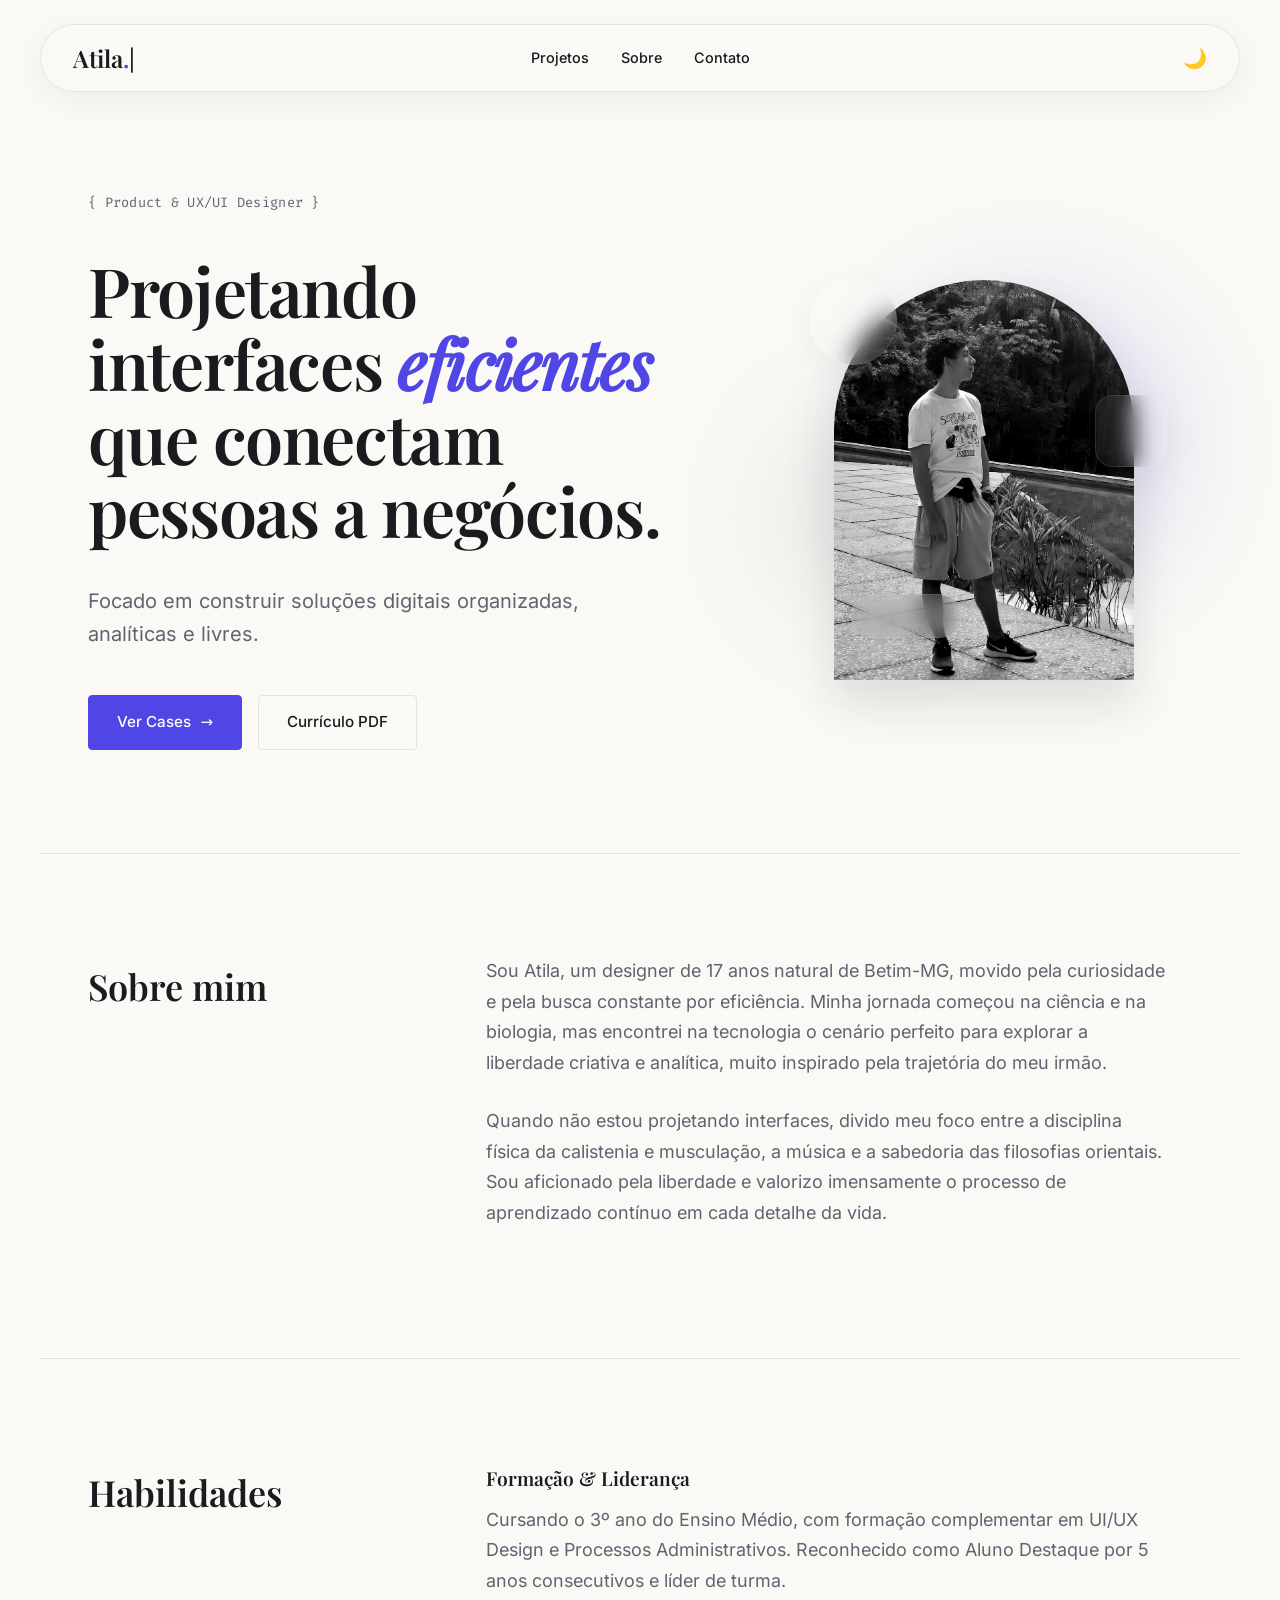
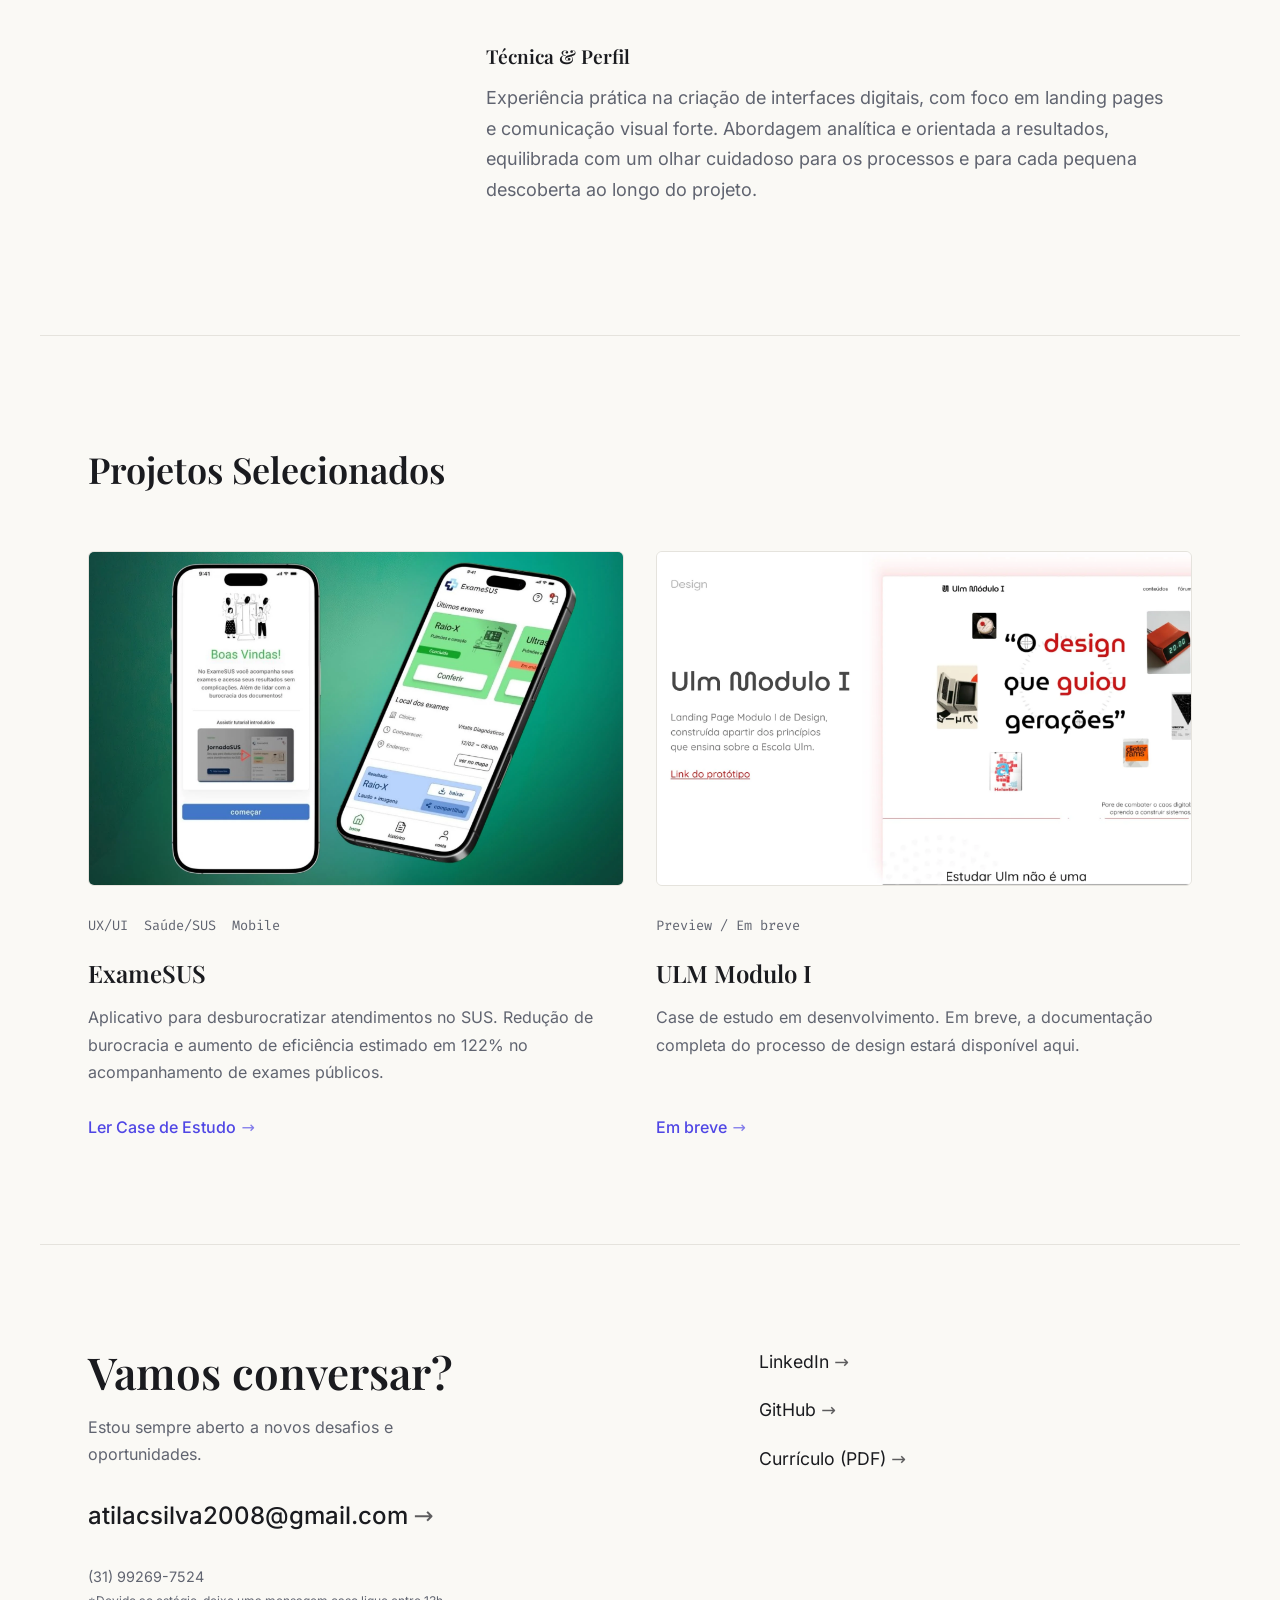
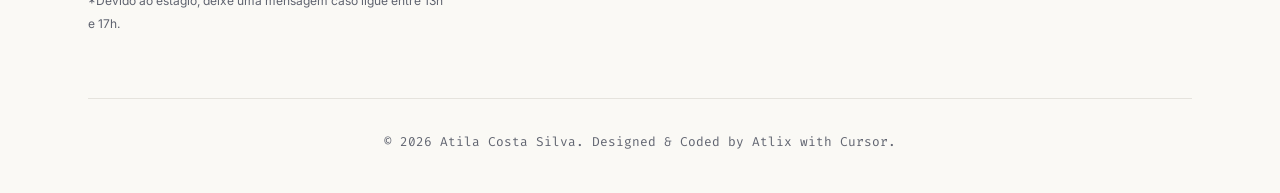
<file: index.html>
<!DOCTYPE html>
<html lang="pt-BR">
<head>
    <meta charset="UTF-8">
    <meta name="viewport" content="width=device-width, initial-scale=1.0">

    <!-- Favicon -->
    <link rel="icon" type="image/svg+xml" href="assets/favicon.svg">
    <link rel="apple-touch-icon" href="assets/favicon.svg">

    <!-- Open Graph / Redes Sociais -->
    <meta property="og:type" content="website">
    <meta property="og:url" content="https://atlix.me">
    <meta property="og:title" content="Atlix | Atila Silva — Product & UX/UI Designer">
    <meta property="og:description" content="Portfólio de Atila Silva (Atlix), Product e UX/UI Designer focado em criar interfaces eficientes que conectam pessoas a negócios.">
    <meta property="og:image" content="https://atlix.me/images/og-image.webp">

    <!-- Twitter -->
    <meta name="twitter:card" content="summary_large_image">
    <meta name="twitter:title" content="Atlix | Atila Silva — Product & UX/UI Designer">
    <meta name="twitter:description" content="Portfólio de Atila Silva (Atlix), Product e UX/UI Designer focado em criar interfaces eficientes que conectam pessoas a negócios.">
    <meta name="twitter:image" content="https://atlix.me/images/og-image.webp">

    <title>Atlix | Atila Silva — Product & UX/UI Designer</title>
    <meta name="description" content="Portfólio de Atila Silva (Atlix), Product e UX/UI Designer focado em criar interfaces eficientes que conectam pessoas a negócios.">
    <meta name="keywords" content="Atlix, Atila Costa, Atila Silva, Product Designer, UX/UI Designer, Portfólio de Design">
    <link rel="canonical" href="https://atlix.me">
    <link rel="preload" as="image" href="/images/me.webp" type="image/webp">
    <link rel="preload" href="assets/fonts/playfair-display-600.woff2" as="font" type="font/woff2" crossorigin>
    <link rel="preload" href="assets/fonts/inter-400.woff2" as="font" type="font/woff2" crossorigin>
    <link rel="stylesheet" href="style.css">
</head>
<body>
    <header class="site-header">
        <div class="container header-container">
            <a href="index.html" class="logo" aria-label="Atlix - Portfólio de Atila Silva, Product Designer"><span class="logo-typewriter">Atlix<span class="logo-accent">.</span></span></a>

            <button type="button" id="menu-toggle" class="menu-toggle" aria-label="Abrir menu de navegação" aria-expanded="false" aria-controls="main-nav">
                <span class="menu-toggle-bar" aria-hidden="true"></span>
                <span class="menu-toggle-bar" aria-hidden="true"></span>
                <span class="menu-toggle-bar" aria-hidden="true"></span>
            </button>

            <nav id="main-nav" class="nav-links" aria-label="Navegação principal">
                <a href="#projetos">Projetos</a>
                <a href="#sobre">Sobre</a>
                <a href="#contato">Contato</a>
            </nav>

            <button type="button" id="theme-toggle" aria-label="Alternar entre tema claro e escuro">
                <span class="icon-moon" aria-hidden="true">🌙</span>
                <span class="icon-sun" aria-hidden="true">☀️</span>
            </button>
        </div>
    </header>

    <main>
        <section id="hero" class="hero-section container" aria-label="Atlix — Portfólio de Atila Silva, Product & UX/UI Designer">
            <div class="hero-grid">
                <div class="hero-content">
                    <p class="intro-tag slide-up slide-up-1">{ Product & UX/UI Designer }</p>
                    <h1 class="headline slide-up slide-up-2" fetchpriority="high">Projetando interfaces <span class="text-accent">eficientes</span> que conectam pessoas a negócios.</h1>
                    <p class="subheadline slide-up slide-up-3">Focado em construir soluções digitais organizadas, analíticas e livres.</p>
                    <div class="cta-group slide-up slide-up-4">
                        <a href="#projetos" class="btn btn-primary">Ver Cases <span class="btn-arrow" aria-hidden="true">→</span></a>
                        <a href="./assets/atila-curriculo.pdf" class="btn btn-secondary link-arrow" target="_blank" rel="noopener noreferrer">Currículo PDF</a>
                    </div>
                </div>
                <div class="hero-visual">
                    <div class="abstract-shape shape-1"></div>
                    <div class="abstract-shape shape-2"></div>
                    <div class="glass-shape glass-1 parallax-element" data-speed="0.05"></div>
                    <div class="glass-shape glass-2 parallax-element" data-speed="-0.03"></div>
                    <div class="glass-shape glass-3 parallax-element" data-speed="0.08"></div>
                    <div class="hero-image-wrapper parallax-element" data-speed="0.04">
                      <img src="/images/me.webp" alt="Atila Silva (Atlix), Product & UX/UI Designer" class="profile-img" fetchpriority="high" decoding="sync" width="300" height="400">
                    </div>
                </div>
            </div>
        </section>

        <section id="sobre" class="about-section container">
            <div class="section-grid">
                <div class="section-header">
                    <h2>Sobre mim</h2>
                </div>
                <div class="section-content">
                    <p>Sou Atila, um designer de 17 anos natural de Betim-MG, movido pela curiosidade e pela busca constante por eficiência. Minha jornada começou na ciência e na biologia, mas encontrei na tecnologia o cenário perfeito para explorar a liberdade criativa e analítica, muito inspirado pela trajetória do meu irmão.</p>
                    <p>Quando não estou projetando interfaces, divido meu foco entre a disciplina física da calistenia e musculação, a música e a sabedoria das filosofias orientais. Sou aficionado pela liberdade e valorizo imensamente o processo de aprendizado contínuo em cada detalhe da vida.</p>
                </div>
            </div>
        </section>

        <section id="habilidades" class="skills-section container">
            <div class="section-grid">
                <div class="section-header">
                    <h2>Habilidades</h2>
                </div>
                <div class="section-content">
                    <div class="skill-block">
                        <h3>Formação & Liderança</h3>
                        <p>Cursando o 3º ano do Ensino Médio, com formação complementar em UI/UX Design e Processos Administrativos. Reconhecido como Aluno Destaque por 5 anos consecutivos e líder de turma.</p>
                    </div>
                    <div class="skill-block">
                        <h3>Técnica & Perfil</h3>
                        <p>Experiência prática na criação de interfaces digitais, com foco em landing pages e comunicação visual forte. Abordagem analítica e orientada a resultados, equilibrada com um olhar cuidadoso para os processos e para cada pequena descoberta ao longo do projeto.</p>
                    </div>
                </div>
            </div>
        </section>

        <section id="projetos" class="projects-section container">
            <h2>Projetos Selecionados</h2>
            <div class="projects-grid">
                <article class="project-card">
                    <a href="examesus.html" class="project-card-link" aria-label="Ver case de estudo ExameSUS">
                        <div class="project-thumbnail">
                            <img src="assets/examesus/cover.webp" alt="Capa do Projeto ExameSUS" class="project-cover-img" loading="lazy">
                        </div>
                    </a>
                    <div class="project-meta">
                        <span class="tag">UX/UI</span>
                        <span class="tag">Saúde/SUS</span>
                        <span class="tag">Mobile</span>
                    </div>
                    <h3 class="project-title">ExameSUS</h3>
                    <p class="project-desc">Aplicativo para desburocratizar atendimentos no SUS. Redução de burocracia e aumento de eficiência estimado em 122% no acompanhamento de exames públicos.</p>
                    <a href="examesus.html" class="case-link link-arrow">Ler Case de Estudo</a>
                </article>

                <article class="project-card">
                    <a href="#" class="project-card-link" aria-label="Projeto Domestika — em breve">
                        <div class="project-thumbnail">
                            <img src="assets/domestika/cover.webp" alt="Capa do Projeto ULM Modulo I — em breve" class="project-cover-img" loading="lazy">
                        </div>
                    </a>
                    <div class="project-meta">
                        <span class="tag">Preview / Em breve</span>
                    </div>
                    <h3 class="project-title">ULM Modulo I</h3>
                    <p class="project-desc">Case de estudo em desenvolvimento. Em breve, a documentação completa do processo de design estará disponível aqui.</p>
                    <a href="#" class="case-link link-arrow">Em breve</a>
                </article>
            </div>
        </section>
    </main>

    <footer id="contato" class="site-footer container">
        <div class="footer-grid">
            <div class="footer-info">
                <h2>Vamos conversar?</h2>
                <p>Estou sempre aberto a novos desafios e oportunidades.</p>
                <a href="mailto:atilacsilva2008@gmail.com" class="contact-link link-arrow">atilacsilva2008@gmail.com</a>
                <p class="phone-note">(31) 99269-7524 <br><small>*Devido ao estágio, deixe uma mensagem caso ligue entre 13h e 17h.</small></p>
            </div>
            <div class="footer-social">
                <ul>
                    <li><a href="https://www.linkedin.com/in/atila-s-871a9b340/" class="link-arrow" target="_blank" rel="noopener noreferrer">LinkedIn</a></li>
                    <li><a href="https://github.com/AtilaCSilva" class="link-arrow" target="_blank" rel="noopener noreferrer">GitHub</a></li>
                    <li><a href="./assets/atila-curriculo.pdf" class="link-arrow" target="_blank" rel="noopener noreferrer">Currículo (PDF)</a></li>
                </ul>
            </div>
        </div>
        <div class="footer-bottom">
            <p>&copy; 2026 Atila Costa Silva. Designed & Coded by Atlix with Cursor.</p>
        </div>
    </footer>

    <script src="script.js"></script>
</body>
</html>
</file>
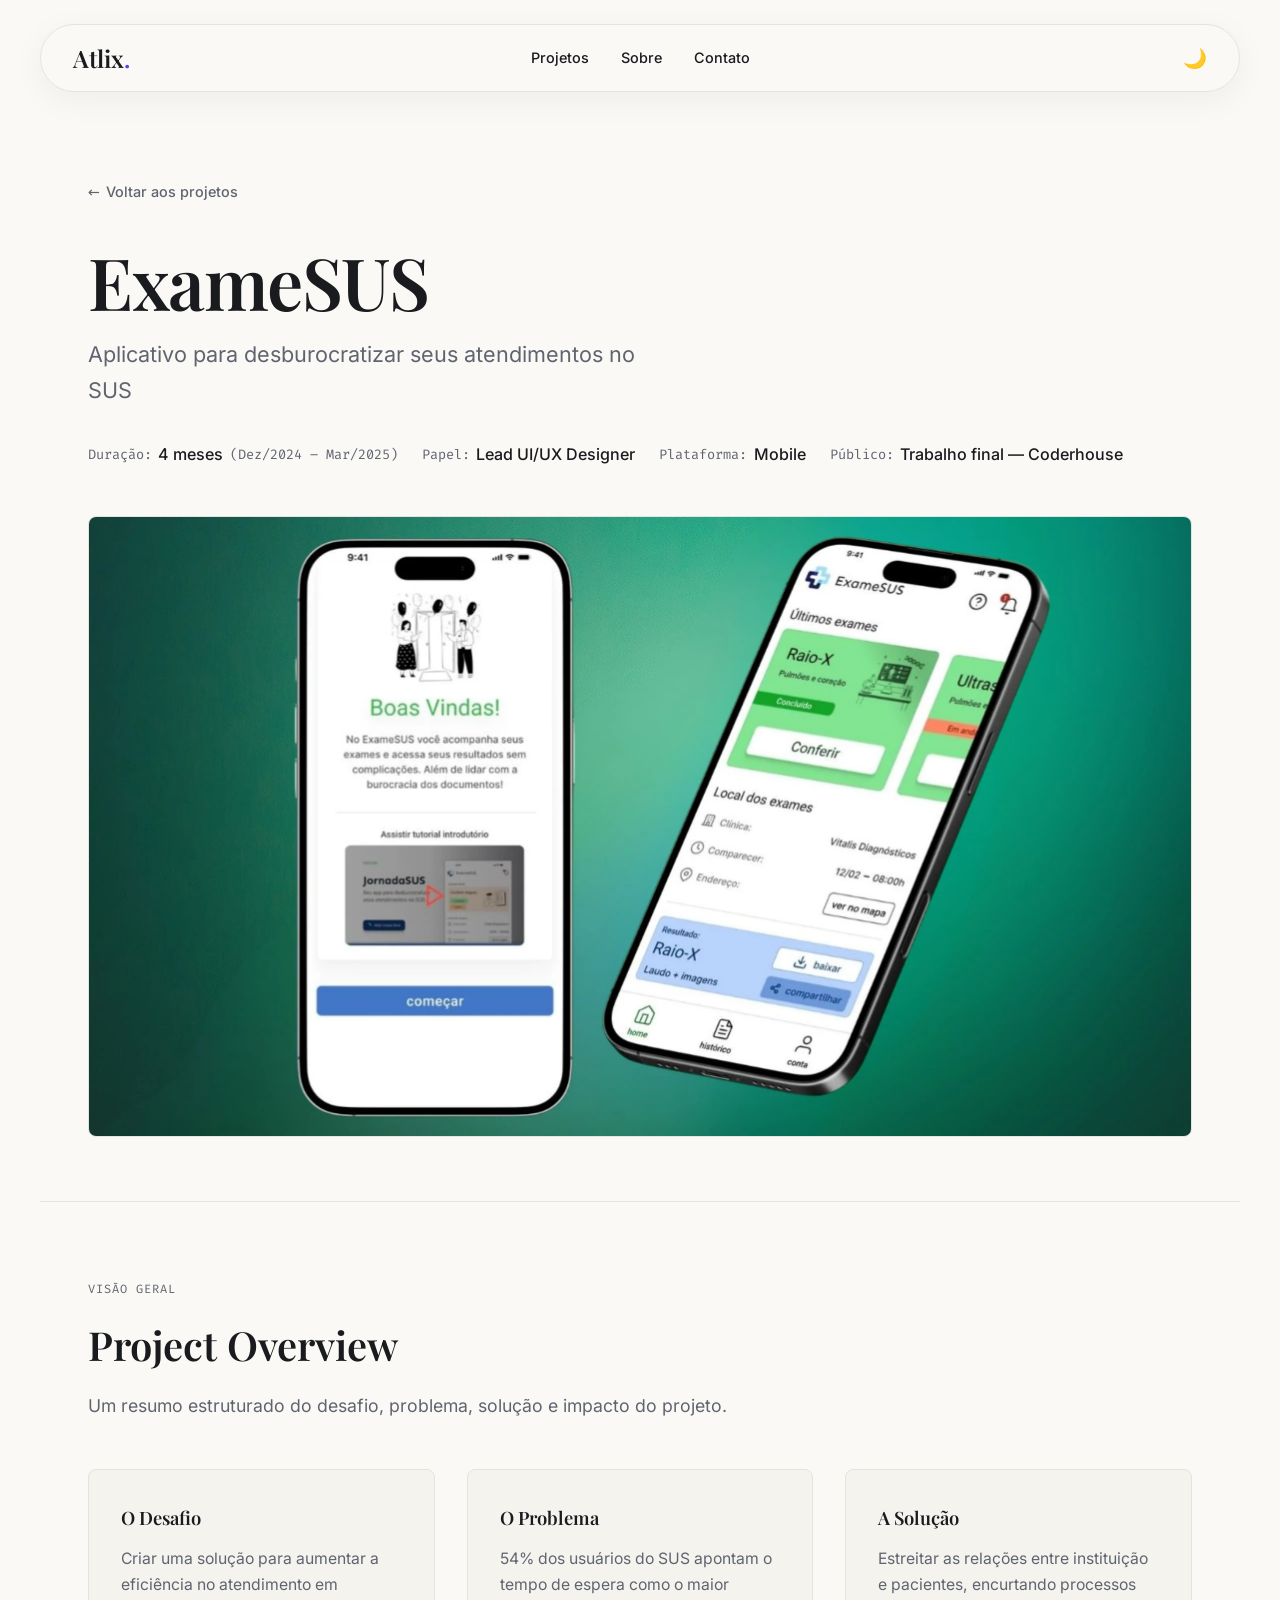
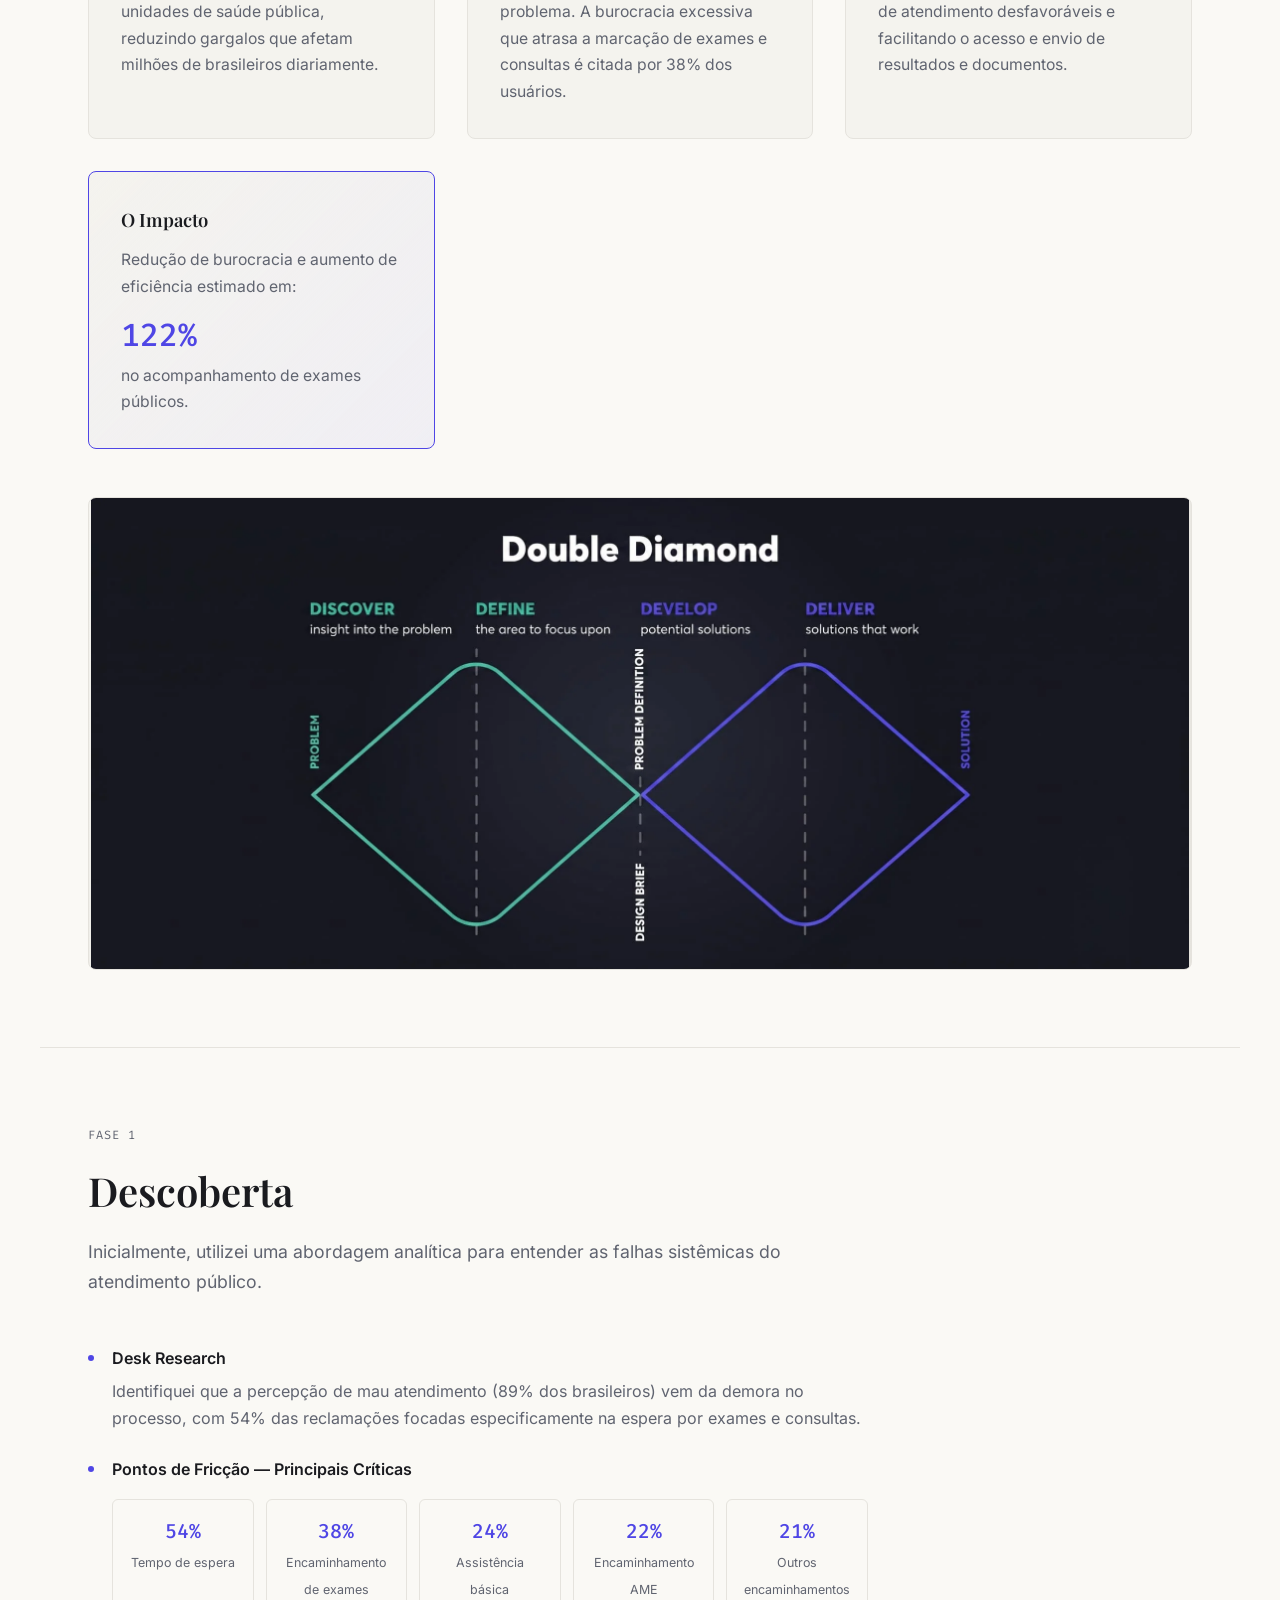
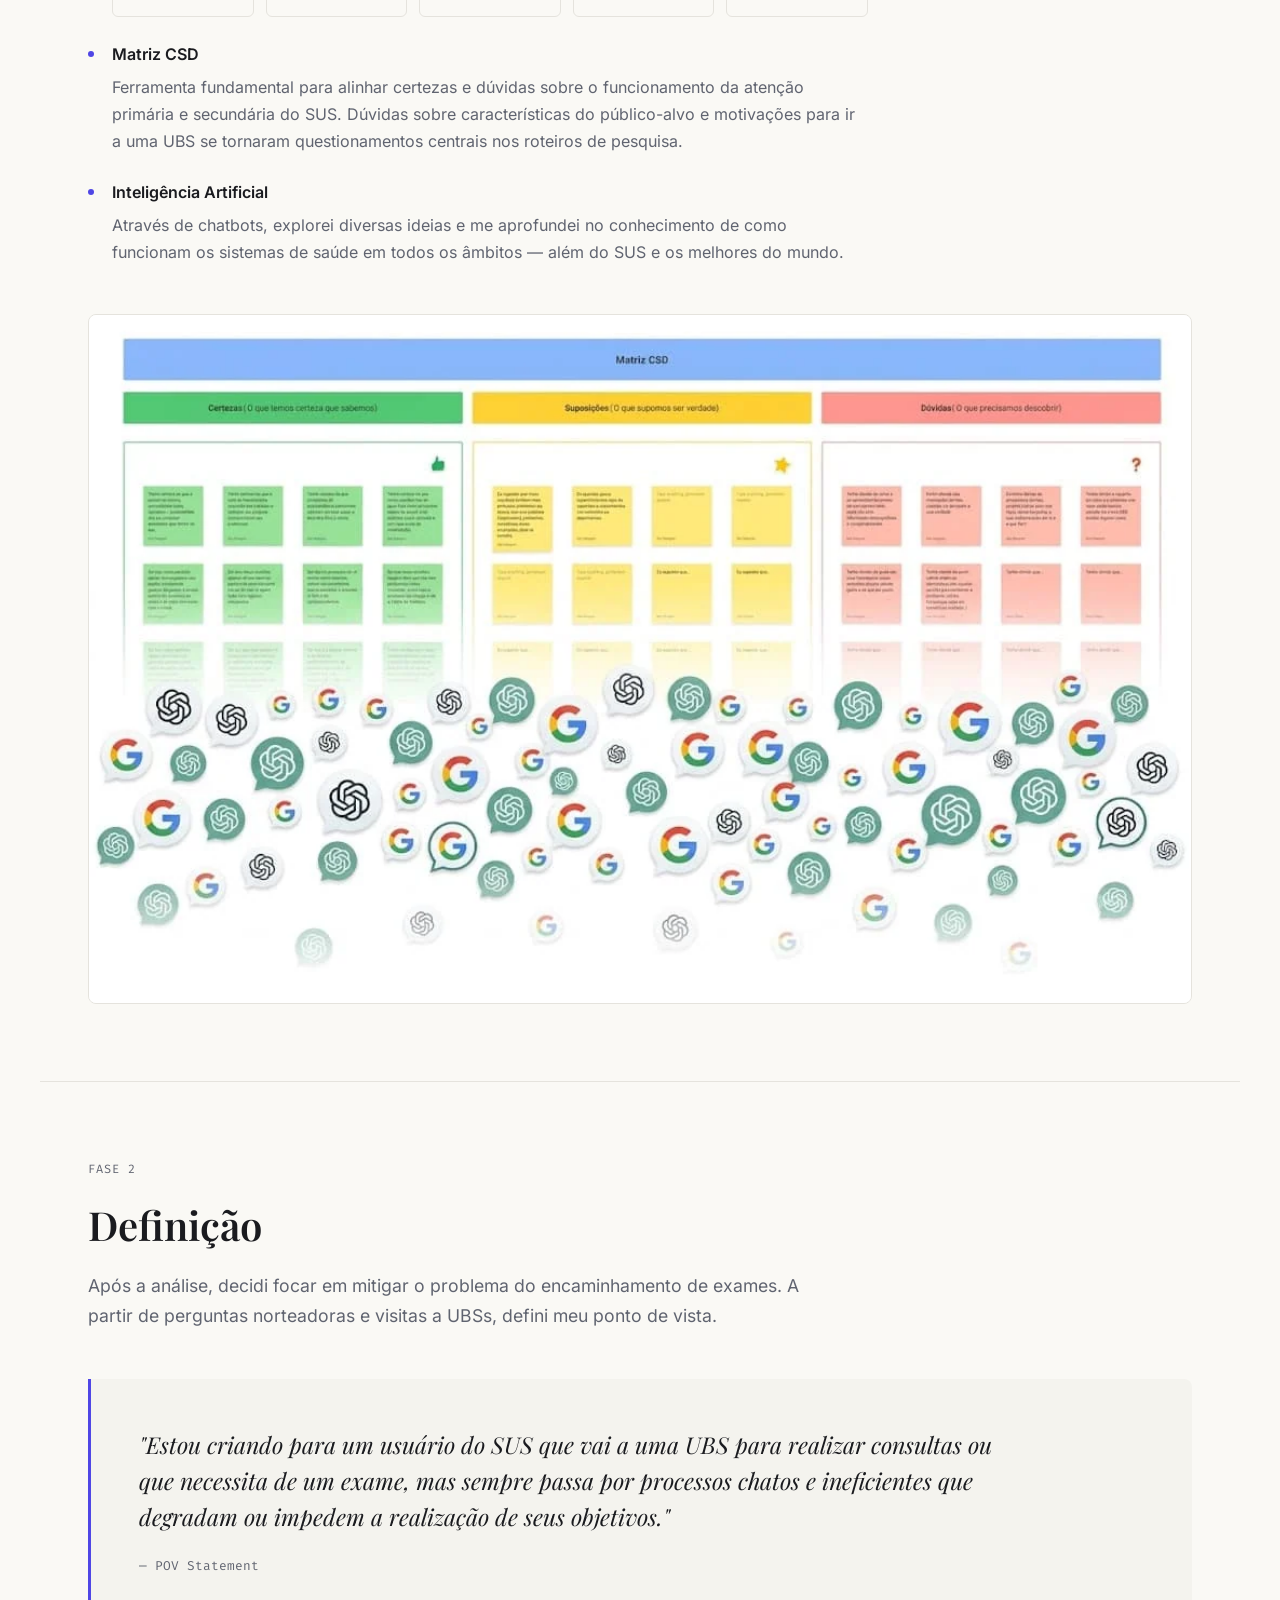
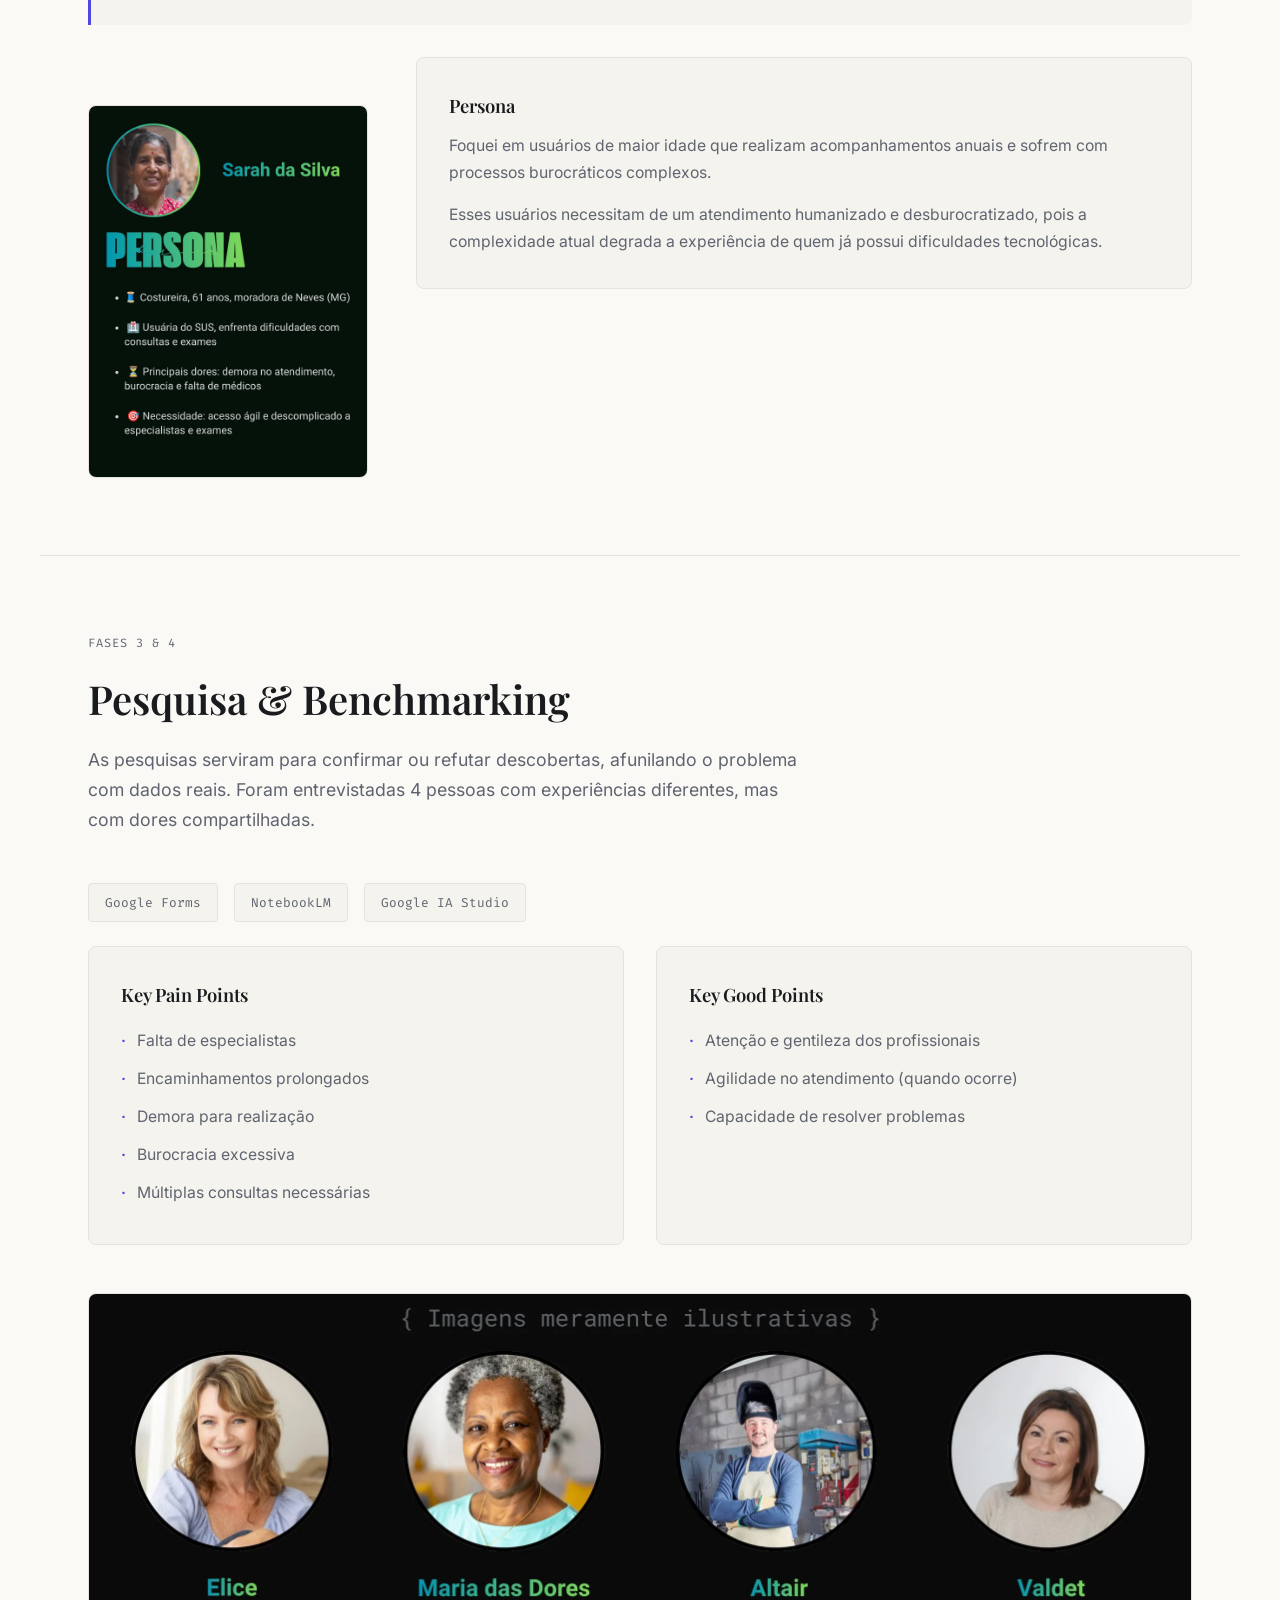
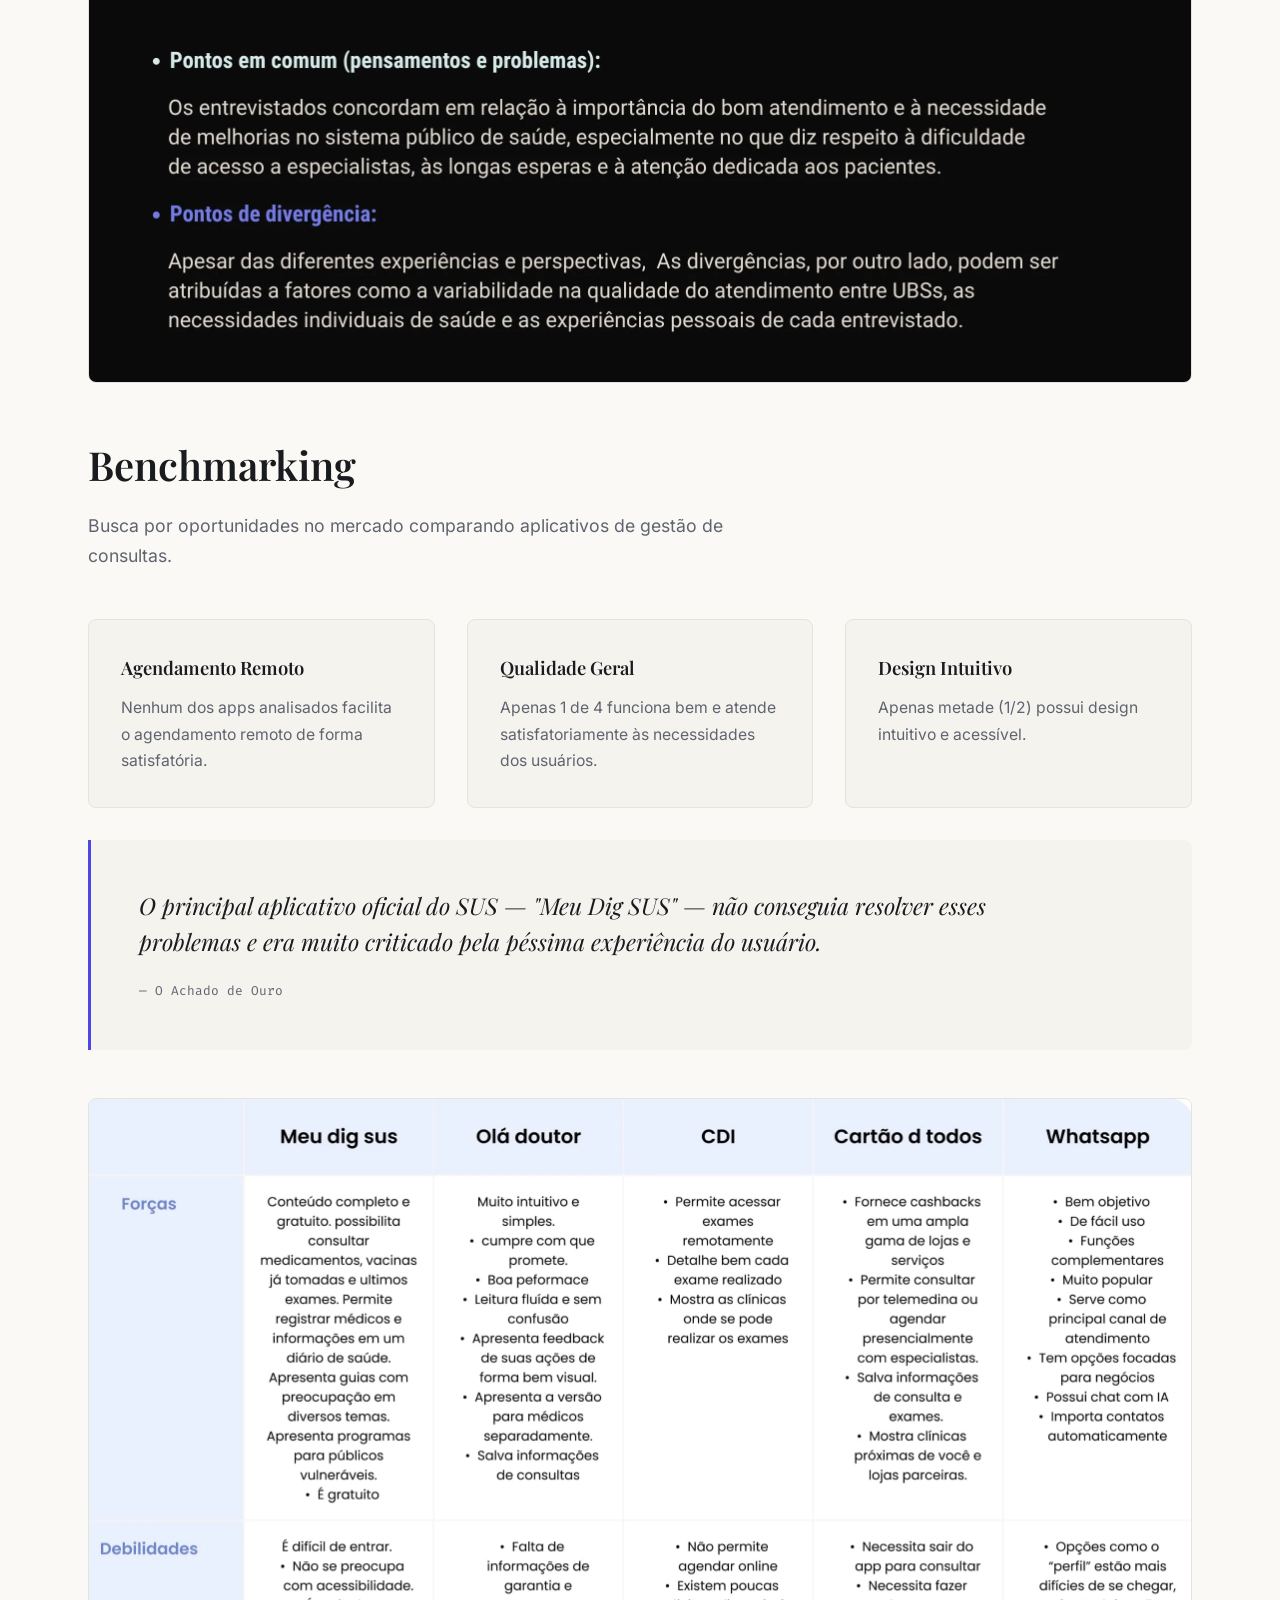
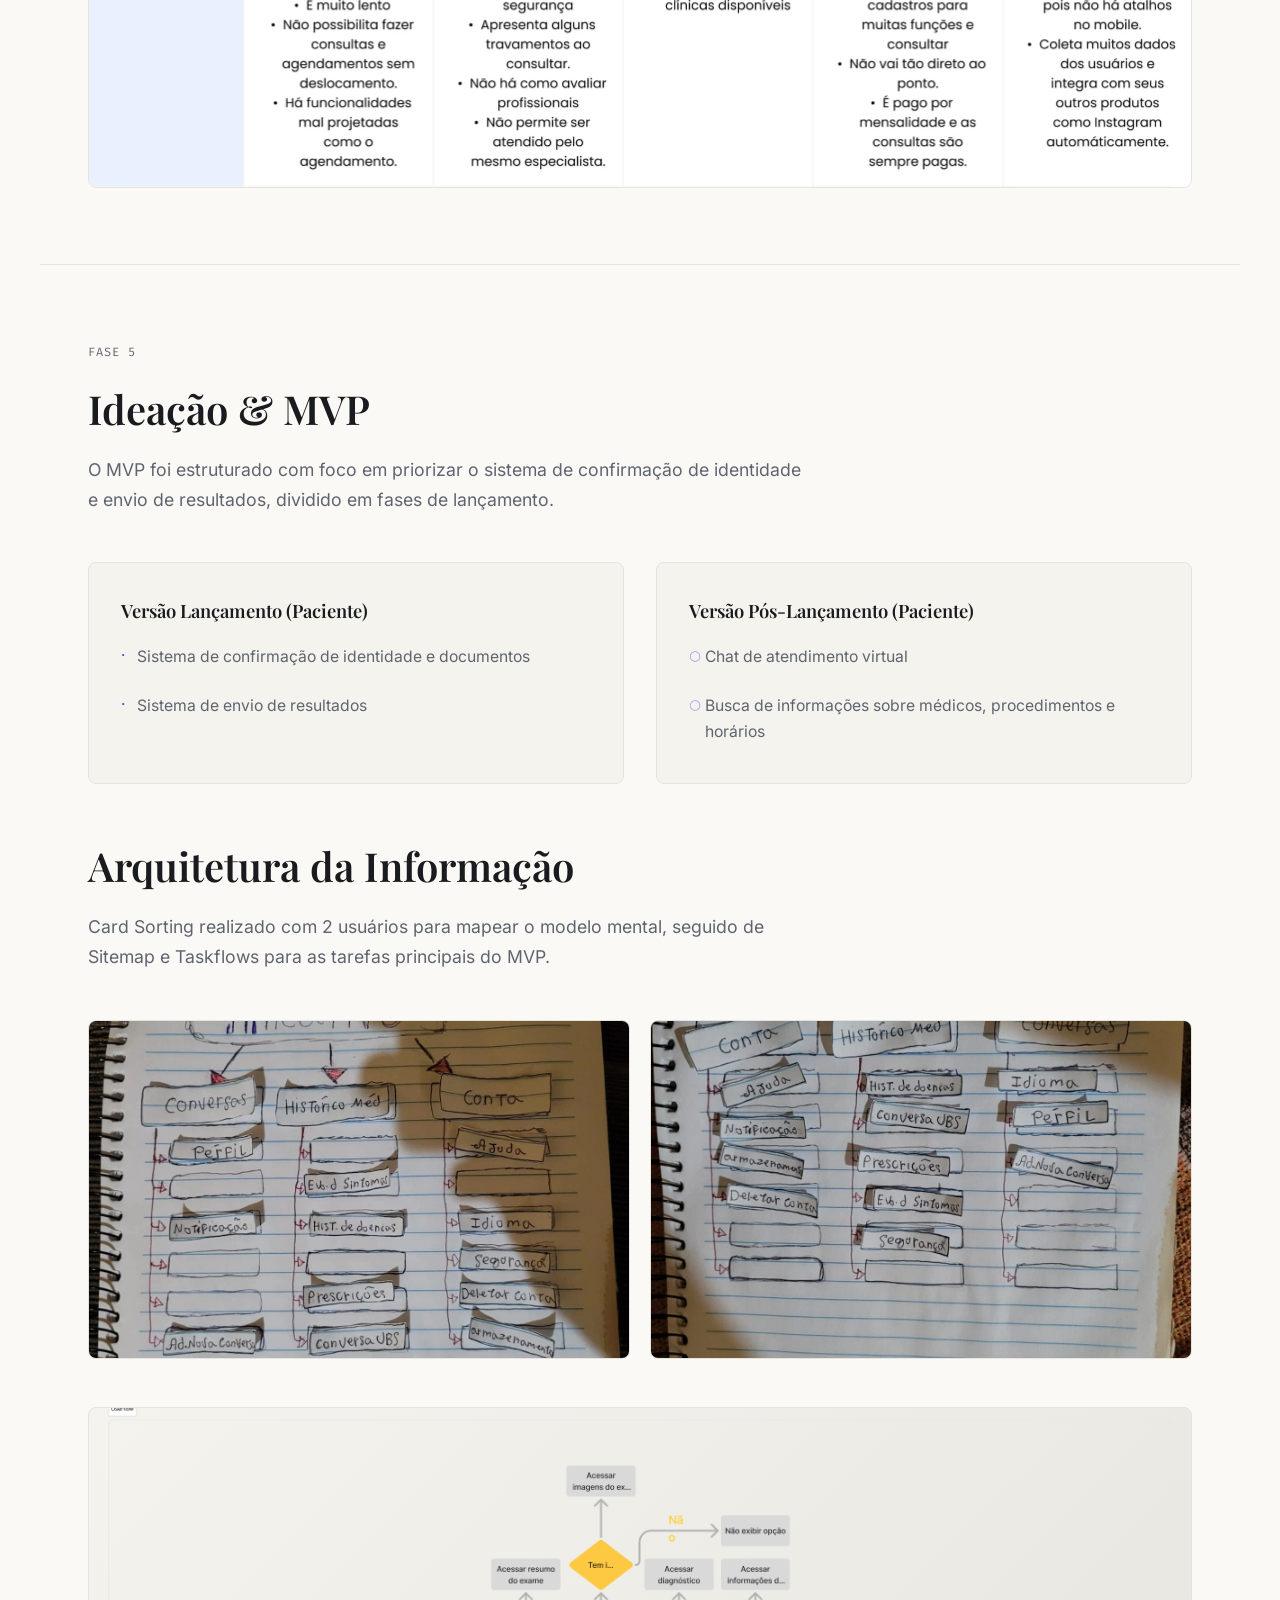
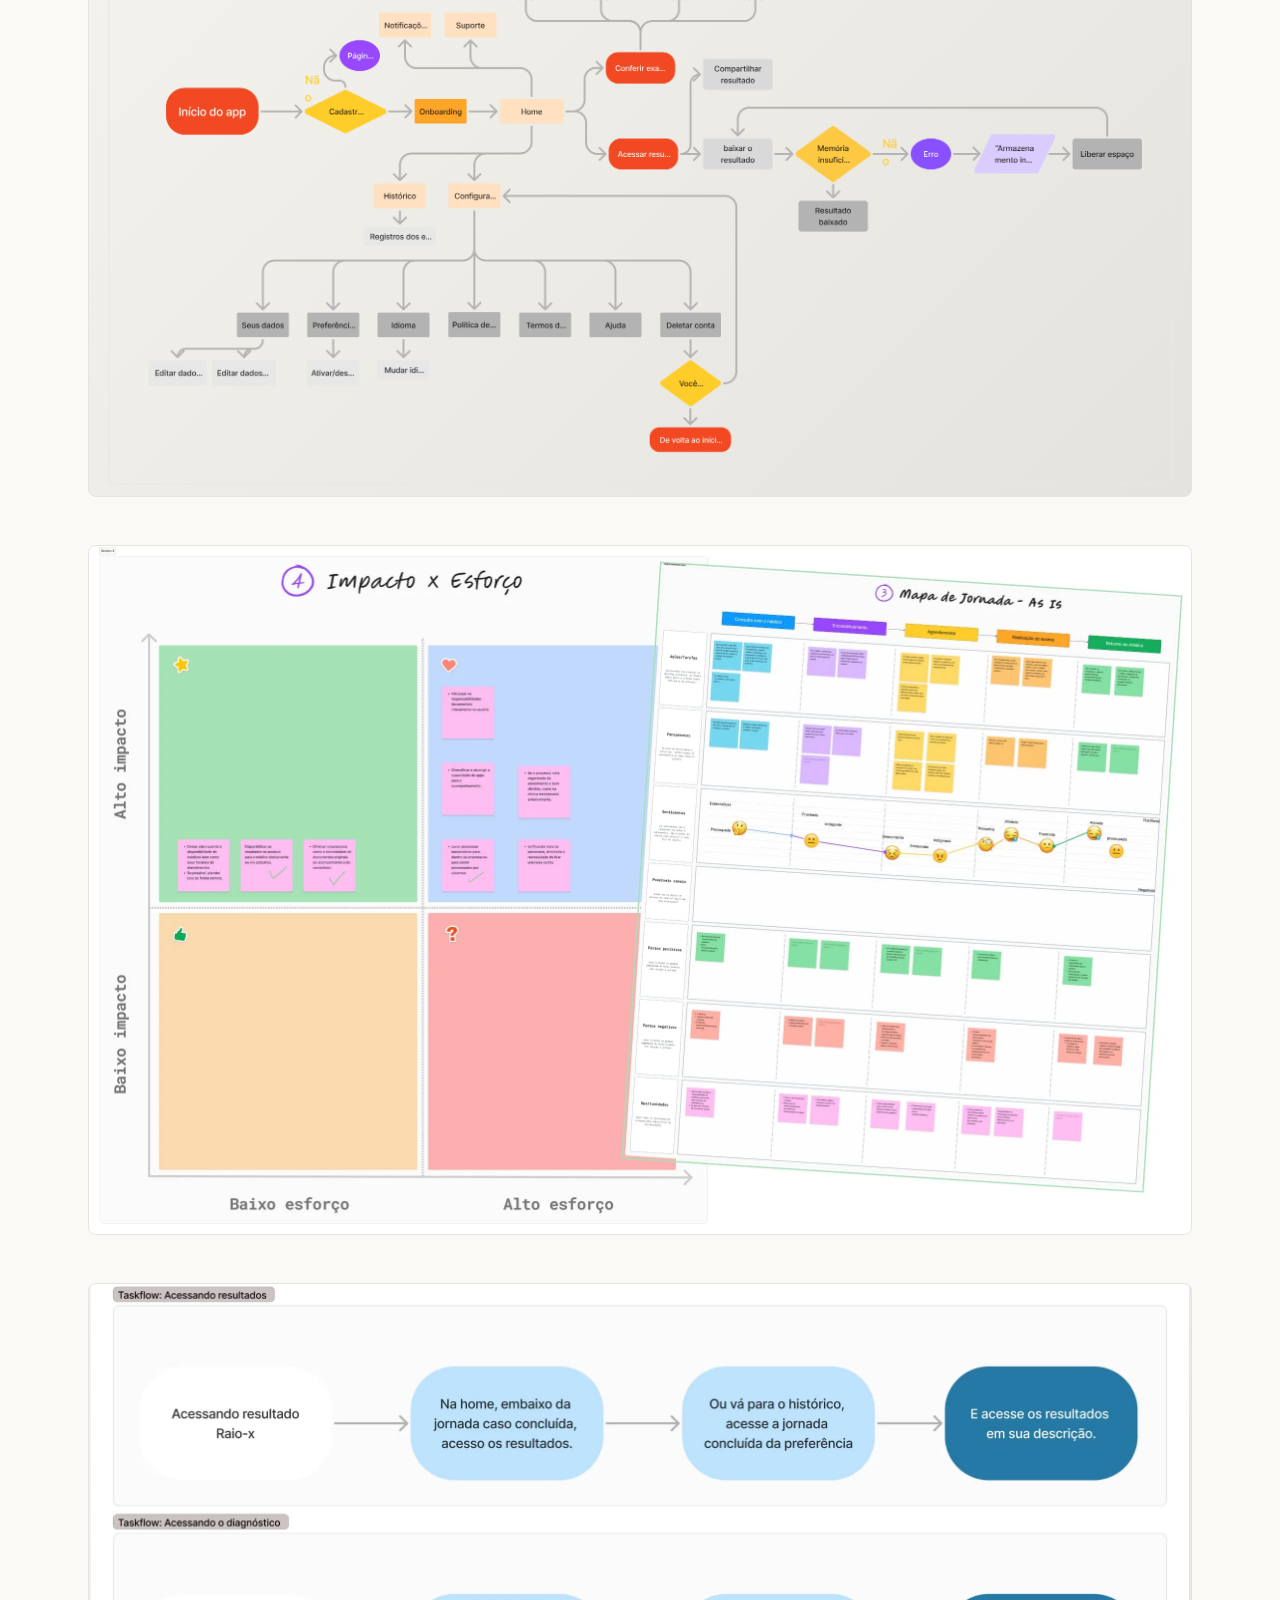
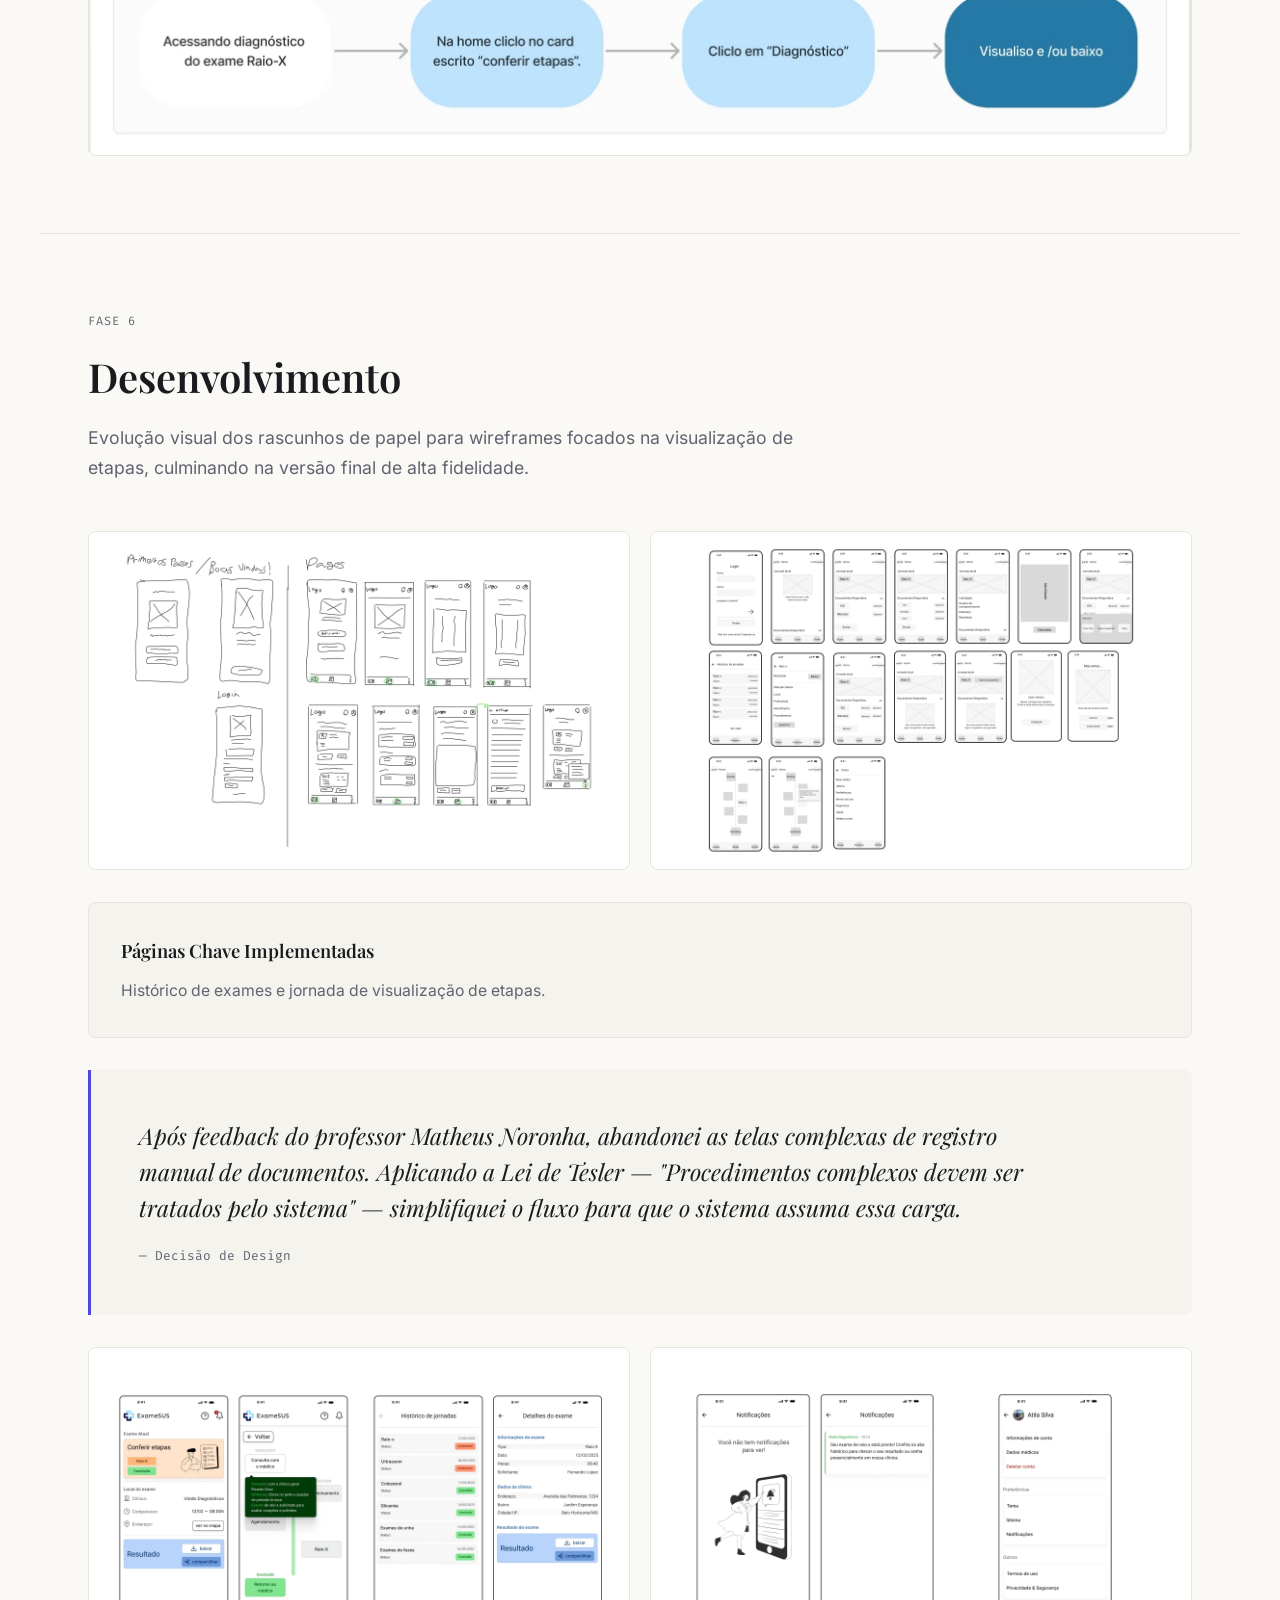
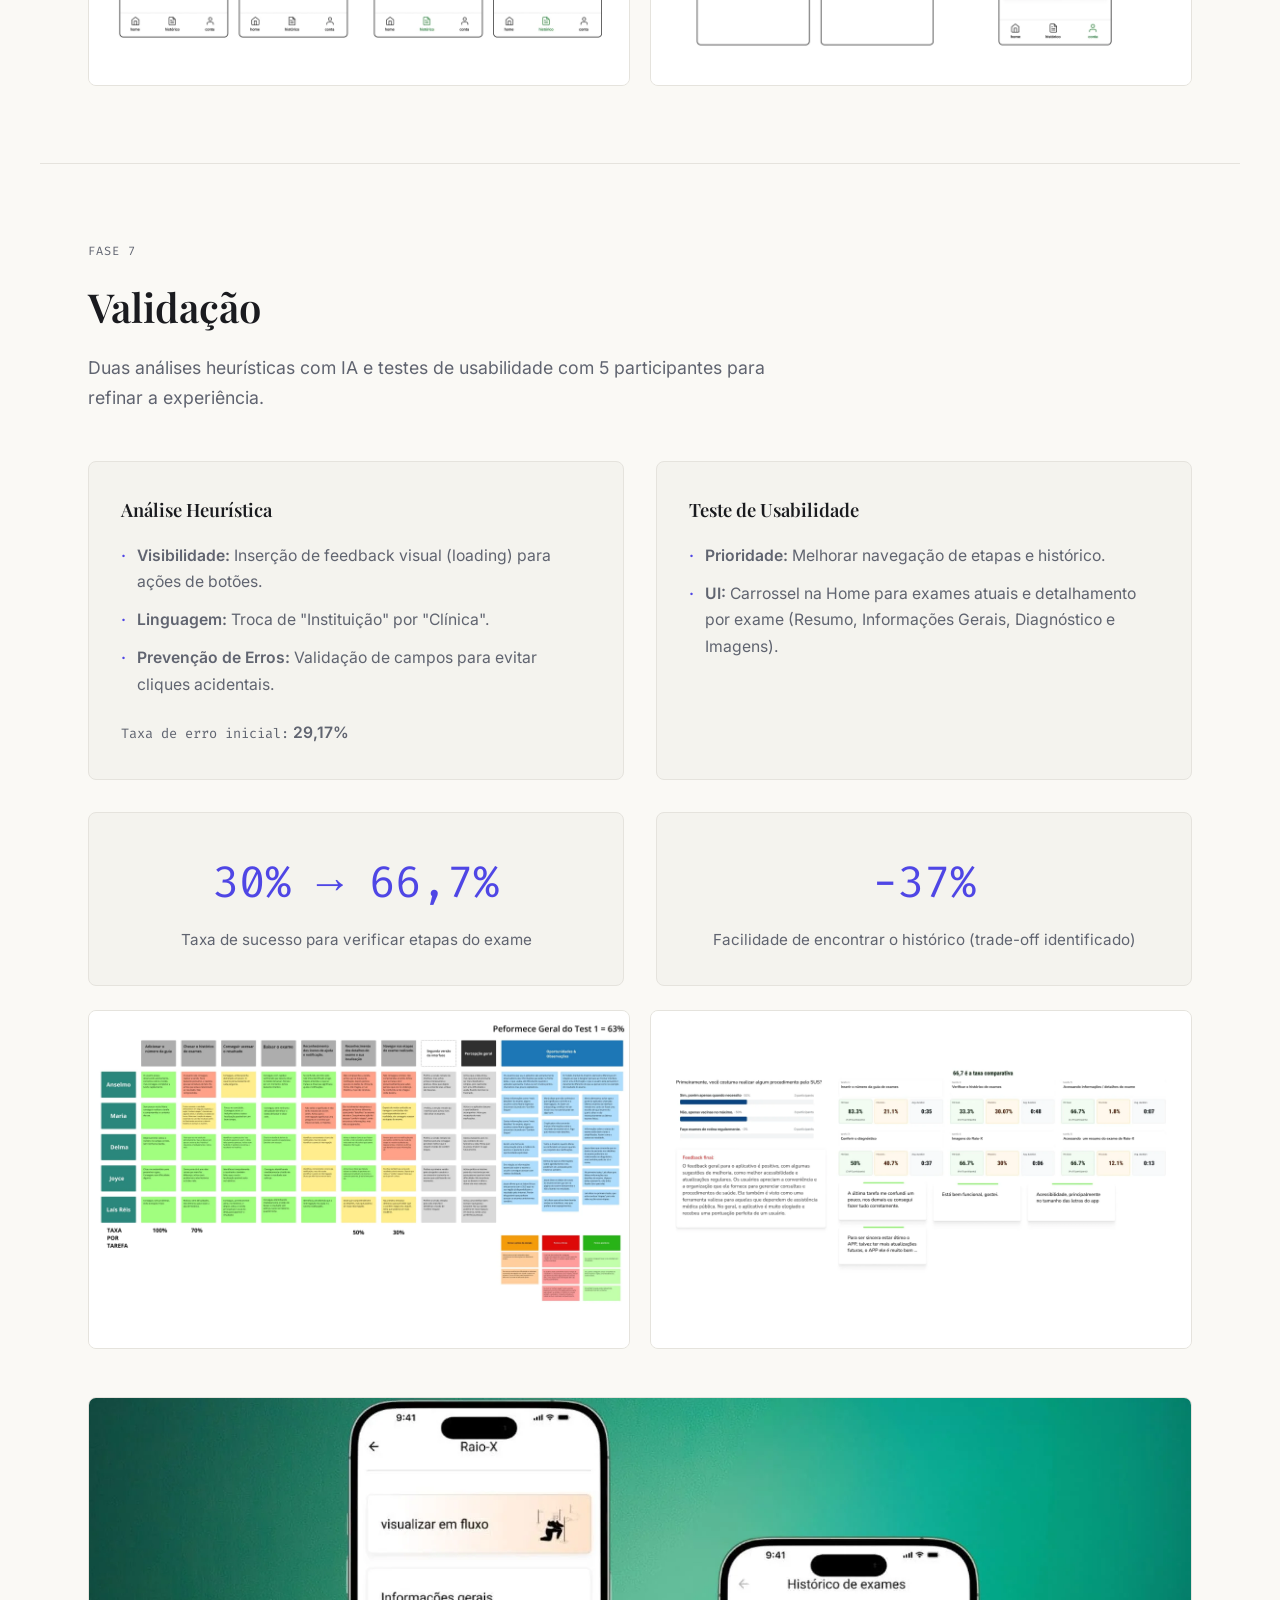
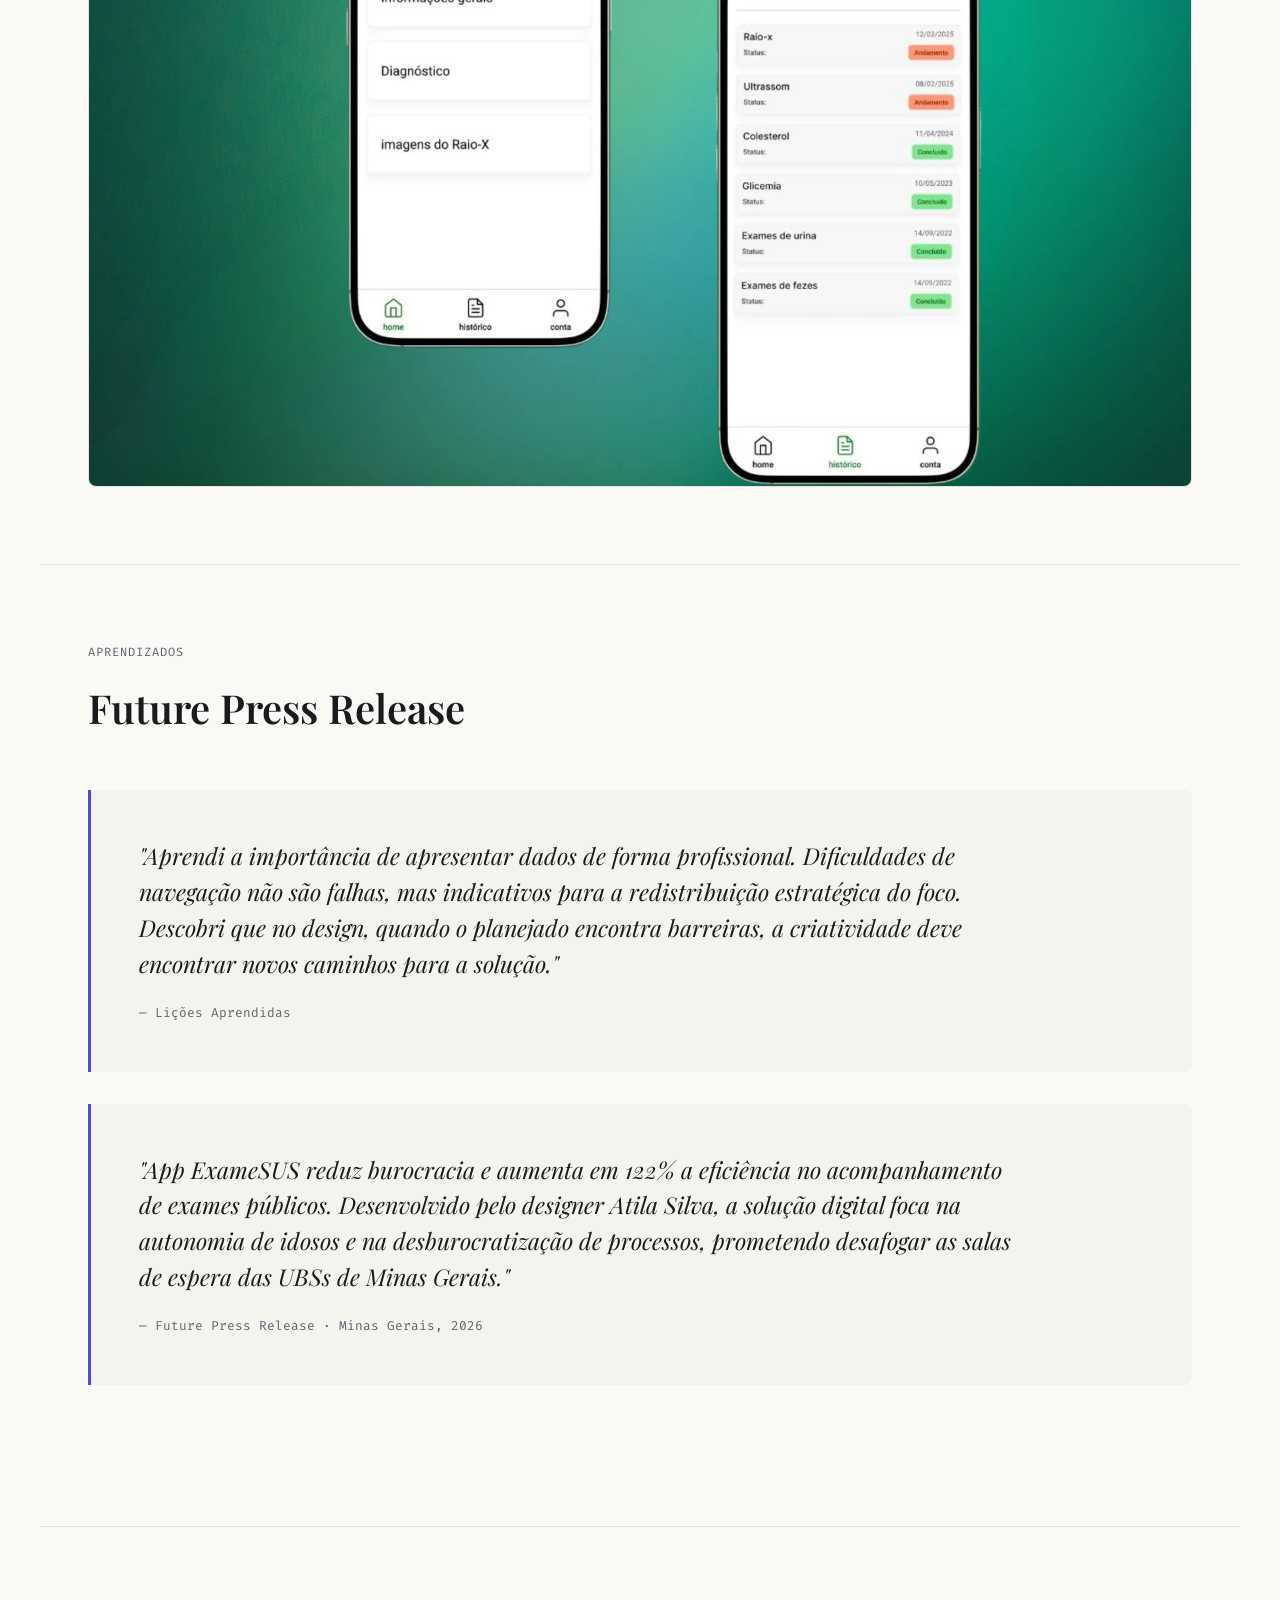
<file: examesus.html>
<!DOCTYPE html>
<html lang="pt-BR">
<head>
    <meta charset="UTF-8">
    <meta name="viewport" content="width=device-width, initial-scale=1.0">

    <!-- Favicon -->
    <link rel="icon" type="image/svg+xml" href="assets/favicon.svg">
    <link rel="apple-touch-icon" href="assets/favicon.svg">

    <!-- Open Graph / Redes Sociais -->
    <meta property="og:type" content="article">
    <meta property="og:url" content="https://atlix.me/examesus.html">
    <meta property="og:title" content="ExameSUS — Case Study | Atlix | Atila Silva, UX/UI Designer">
    <meta property="og:description" content="Case study do ExameSUS por Atila Silva (Atlix): aplicativo mobile para desburocratizar atendimentos no SUS. Lead UI/UX Design — Coderhouse.">
    <meta property="og:image" content="https://atlix.me/assets/examesus/cover.webp">

    <!-- Twitter -->
    <meta name="twitter:card" content="summary_large_image">
    <meta name="twitter:title" content="ExameSUS — Case Study | Atlix | Atila Silva, UX/UI Designer">
    <meta name="twitter:description" content="Case study do ExameSUS por Atila Silva (Atlix): aplicativo mobile para desburocratizar atendimentos no SUS. Lead UI/UX Design — Coderhouse.">
    <meta name="twitter:image" content="https://atlix.me/assets/examesus/cover.webp">

    <title>ExameSUS — Case Study | Atlix | Atila Silva, UX/UI Designer</title>
    <meta name="description" content="Case study do ExameSUS por Atila Silva (Atlix): aplicativo mobile para desburocratizar atendimentos no SUS. Lead UI/UX Design — Coderhouse.">
    <meta name="keywords" content="ExameSUS, Atlix, Atila Silva, Atila Costa, UX/UI Designer, Case Study, SUS, Product Design, Portfólio de Design">
    <link rel="canonical" href="https://atlix.me/examesus.html">
    <link rel="preload" href="assets/fonts/playfair-display-600.woff2" as="font" type="font/woff2" crossorigin>
    <link rel="preload" href="assets/fonts/inter-400.woff2" as="font" type="font/woff2" crossorigin>
    <link rel="stylesheet" href="style.css">
</head>
<body class="case-page">
    <header class="site-header">
        <div class="container header-container">
            <a href="index.html" class="logo" aria-label="Atlix - Portfólio de Atila Silva, Product Designer"><span class="logo-typewriter">Atlix<span class="logo-accent">.</span></span></a>

            <button type="button" id="menu-toggle" class="menu-toggle" aria-label="Abrir menu de navegação" aria-expanded="false" aria-controls="main-nav">
                <span class="menu-toggle-bar" aria-hidden="true"></span>
                <span class="menu-toggle-bar" aria-hidden="true"></span>
                <span class="menu-toggle-bar" aria-hidden="true"></span>
            </button>

            <nav id="main-nav" class="nav-links" aria-label="Navegação principal">
                <a href="index.html#projetos">Projetos</a>
                <a href="index.html#sobre">Sobre</a>
                <a href="index.html#contato">Contato</a>
            </nav>

            <button type="button" id="theme-toggle" aria-label="Alternar entre tema claro e escuro">
                <span class="icon-moon" aria-hidden="true">🌙</span>
                <span class="icon-sun" aria-hidden="true">☀️</span>
            </button>
        </div>
    </header>

    <main>
        <!-- Hero do Case -->
        <section class="case-hero container" aria-label="ExameSUS — Case study de UX/UI por Atila Silva (Atlix)">
            <a href="index.html#projetos" class="case-back">Voltar aos projetos</a>
            <h1 class="case-hero-title">ExameSUS</h1>
            <p class="case-hero-subtitle">Aplicativo para desburocratizar seus atendimentos no SUS</p>
            <ul class="case-meta-list">
                <li><span class="case-meta">Duração:</span> <strong>4 meses</strong> <span class="case-meta">(Dez/2024 – Mar/2025)</span></li>
                <li><span class="case-meta">Papel:</span> <strong>Lead UI/UX Designer</strong></li>
                <li><span class="case-meta">Plataforma:</span> <strong>Mobile</strong></li>
                <li><span class="case-meta">Público:</span> <strong>Trabalho final — Coderhouse</strong></li>
            </ul>
            <div class="case-cover" aria-label="Clique para expandir a imagem">
                <img src="assets/examesus/cover.webp" class="zoomable-image" alt="Mockup final do ExameSUS — case study de UX/UI por Atila Silva (Atlix)" loading="lazy" onerror="this.remove()">
            </div>
        </section>

        <!-- Project Overview -->
        <section class="case-section container" aria-labelledby="overview-title">
            <div class="case-section-header">
                <span class="case-label">Visão Geral</span>
                <h2 id="overview-title">Project Overview</h2>
                <p>Um resumo estruturado do desafio, problema, solução e impacto do projeto.</p>
            </div>
            <div class="case-grid case-grid--2">
                <article class="case-card">
                    <h3>O Desafio</h3>
                    <p>Criar uma solução para aumentar a eficiência no atendimento em unidades de saúde pública, reduzindo gargalos que afetam milhões de brasileiros diariamente.</p>
                </article>
                <article class="case-card">
                    <h3>O Problema</h3>
                    <p>54% dos usuários do SUS apontam o tempo de espera como o maior problema. A burocracia excessiva que atrasa a marcação de exames e consultas é citada por 38% dos usuários.</p>
                </article>
                <article class="case-card">
                    <h3>A Solução</h3>
                    <p>Estreitar as relações entre instituição e pacientes, encurtando processos de atendimento desfavoráveis e facilitando o acesso e envio de resultados e documentos.</p>
                </article>
                <article class="case-card case-card--impact">
                    <h3>O Impacto</h3>
                    <p>Redução de burocracia e aumento de eficiência estimado em:</p>
                    <span class="metric-value">122%</span>
                    <p>no acompanhamento de exames públicos.</p>
                </article>
            </div>
            <div class="case-media case-media--wide case-media--contain" aria-label="Clique para expandir a imagem">
                <img src="assets/examesus/01-double-diamond.webp" class="zoomable-image" alt="Diagrama do processo Double Diamond — Discover, Define, Develop e Deliver" loading="lazy">
            </div>
        </section>

        <!-- Discovery -->
        <section class="case-section container" aria-labelledby="discovery-title">
            <div class="case-section-header">
                <span class="case-label">Fase 1</span>
                <h2 id="discovery-title">Descoberta</h2>
                <p>Inicialmente, utilizei uma abordagem analítica para entender as falhas sistêmicas do atendimento público.</p>
            </div>
            <ul class="case-bullet-list">
                <li>
                    <strong>Desk Research</strong>
                    Identifiquei que a percepção de mau atendimento (89% dos brasileiros) vem da demora no processo, com 54% das reclamações focadas especificamente na espera por exames e consultas.
                </li>
                <li>
                    <strong>Pontos de Fricção — Principais Críticas</strong>
                    <div class="case-friction-grid">
                        <div class="friction-item"><span>54%</span><small>Tempo de espera</small></div>
                        <div class="friction-item"><span>38%</span><small>Encaminhamento de exames</small></div>
                        <div class="friction-item"><span>24%</span><small>Assistência básica</small></div>
                        <div class="friction-item"><span>22%</span><small>Encaminhamento AME</small></div>
                        <div class="friction-item"><span>21%</span><small>Outros encaminhamentos</small></div>
                    </div>
                </li>
                <li>
                    <strong>Matriz CSD</strong>
                    Ferramenta fundamental para alinhar certezas e dúvidas sobre o funcionamento da atenção primária e secundária do SUS. Dúvidas sobre características do público-alvo e motivações para ir a uma UBS se tornaram questionamentos centrais nos roteiros de pesquisa.
                </li>
                <li>
                    <strong>Inteligência Artificial</strong>
                    Através de chatbots, explorei diversas ideias e me aprofundei no conhecimento de como funcionam os sistemas de saúde em todos os âmbitos — além do SUS e os melhores do mundo.
                </li>
            </ul>
            <div class="case-media" aria-label="Clique para expandir a imagem">
                <img src="assets/examesus/matrizIA.webp" class="zoomable-image" alt="Ilustração com balões de ChatGPT e Gemini" loading="lazy" onerror="this.remove()">
            </div>
        </section>

        <!-- Definição -->
        <section class="case-section container" aria-labelledby="definition-title">
            <div class="case-section-header">
                <span class="case-label">Fase 2</span>
                <h2 id="definition-title">Definição</h2>
                <p>Após a análise, decidi focar em mitigar o problema do encaminhamento de exames. A partir de perguntas norteadoras e visitas a UBSs, defini meu ponto de vista.</p>
            </div>
            <blockquote class="quote-block">
                <p>"Estou criando para um usuário do SUS que vai a uma UBS para realizar consultas ou que necessita de um exame, mas sempre passa por processos chatos e ineficientes que degradam ou impedem a realização de seus objetivos."</p>
                <cite>— POV Statement</cite>
            </blockquote>
            <div class="case-persona">
                <div class="case-media case-media--portrait" aria-label="Clique para expandir a imagem">
                    <img src="assets/examesus/persona.webp" alt="Persona desenvolvida para o projeto ExameSUS" class="zoomable-image" aria-label="Clique para expandir a imagem" loading="lazy" onerror="this.remove()">
                </div>
                <article class="case-card">
                    <h3>Persona</h3>
                    <p>Foquei em usuários de maior idade que realizam acompanhamentos anuais e sofrem com processos burocráticos complexos.</p>
                    <p style="margin-top: 1rem;">Esses usuários necessitam de um atendimento humanizado e desburocratizado, pois a complexidade atual degrada a experiência de quem já possui dificuldades tecnológicas.</p>
                </article>
            </div>
        </section>

        <!-- Pesquisa & Benchmarking -->
        <section class="case-section container" aria-labelledby="research-title">
            <div class="case-section-header">
                <span class="case-label">Fases 3 & 4</span>
                <h2 id="research-title">Pesquisa & Benchmarking</h2>
                <p>As pesquisas serviram para confirmar ou refutar descobertas, afunilando o problema com dados reais. Foram entrevistadas 4 pessoas com experiências diferentes, mas com dores compartilhadas.</p>
            </div>
            <div class="case-tools">
                <span class="tool-badge">Google Forms</span>
                <span class="tool-badge">NotebookLM</span>
                <span class="tool-badge">Google IA Studio</span>
            </div>
            <div class="case-grid case-grid--compare">
                <article class="case-card">
                    <h3>Key Pain Points</h3>
                    <ul>
                        <li>Falta de especialistas</li>
                        <li>Encaminhamentos prolongados</li>
                        <li>Demora para realização</li>
                        <li>Burocracia excessiva</li>
                        <li>Múltiplas consultas necessárias</li>
                    </ul>
                </article>
                <article class="case-card">
                    <h3>Key Good Points</h3>
                    <ul>
                        <li>Atenção e gentileza dos profissionais</li>
                        <li>Agilidade no atendimento (quando ocorre)</li>
                        <li>Capacidade de resolver problemas</li>
                    </ul>
                </article>
            </div>
            <div class="case-media" aria-label="Clique para expandir a imagem">
                <img src="assets/examesus/dark-interviwers.webp" class="zoomable-image" alt="Fotos dos entrevistados com citações" loading="lazy" onerror="this.remove()">
            </div>

            <div class="case-section-header" style="margin-top: 3rem;">
                <h2>Benchmarking</h2>
                <p>Busca por oportunidades no mercado comparando aplicativos de gestão de consultas.</p>
            </div>
            <div class="case-grid case-grid--3">
                <article class="case-card">
                    <h3>Agendamento Remoto</h3>
                    <p>Nenhum dos apps analisados facilita o agendamento remoto de forma satisfatória.</p>
                </article>
                <article class="case-card">
                    <h3>Qualidade Geral</h3>
                    <p>Apenas 1 de 4 funciona bem e atende satisfatoriamente às necessidades dos usuários.</p>
                </article>
                <article class="case-card">
                    <h3>Design Intuitivo</h3>
                    <p>Apenas metade (1/2) possui design intuitivo e acessível.</p>
                </article>
            </div>
            <blockquote class="quote-block">
                <p>O principal aplicativo oficial do SUS — "Meu Dig SUS" — não conseguia resolver esses problemas e era muito criticado pela péssima experiência do usuário.</p>
                <cite>— O Achado de Ouro</cite>
            </blockquote>
            <div class="case-media" aria-label="Clique para expandir a imagem">
                <img src="assets/examesus/benchmark.webp" class="zoomable-image" alt="Tabela de comparação de aplicativos de saúde" loading="lazy" onerror="this.remove()">
            </div>
        </section>

        <!-- Ideação & MVP -->
        <section class="case-section container" aria-labelledby="ideation-title">
            <div class="case-section-header">
                <span class="case-label">Fase 5</span>
                <h2 id="ideation-title">Ideação & MVP</h2>
                <p>O MVP foi estruturado com foco em priorizar o sistema de confirmação de identidade e envio de resultados, dividido em fases de lançamento.</p>
            </div>
            <div class="case-grid case-grid--2">
                <article class="case-card">
                    <h3>Versão Lançamento (Paciente)</h3>
                    <ul class="case-checklist">
                        <li>Sistema de confirmação de identidade e documentos</li>
                        <li>Sistema de envio de resultados</li>
                    </ul>
                </article>
                <article class="case-card">
                    <h3>Versão Pós-Lançamento (Paciente)</h3>
                    <ul class="case-checklist">
                        <li class="is-pending">Chat de atendimento virtual</li>
                        <li class="is-pending">Busca de informações sobre médicos, procedimentos e horários</li>
                    </ul>
                </article>
            </div>

            <div class="case-section-header" style="margin-top: 3rem;">
                <h2>Arquitetura da Informação</h2>
                <p>Card Sorting realizado com 2 usuários para mapear o modelo mental, seguido de Sitemap e Taskflows para as tarefas principais do MVP.</p>
            </div>
            <div class="case-media-grid">
                <div class="case-media" aria-label="Clique para expandir a imagem">
                    <img src="assets/examesus/card-sorting-1.webp" class="zoomable-image" alt="Teste de Card Sorting — usuário 1" loading="lazy" onerror="this.remove()">
                </div>
                <div class="case-media" aria-label="Clique para expandir a imagem">
                    <img src="assets/examesus/card-sorting-2.webp" class="zoomable-image" alt="Teste de Card Sorting — usuário 2" loading="lazy" onerror="this.remove()">
                </div>
            </div>
            <div class="case-media" aria-label="Clique para expandir a imagem">
                <img src="assets/examesus/userflow.webp" class="zoomable-image" alt="Userflow do MVP" loading="lazy" onerror="this.remove()">
            </div>
            <div class="case-media" aria-label="Clique para expandir a imagem">
                <img src="assets/examesus/journey-maps.webp" class="zoomable-image" alt="Journey Maps — jornada atual vs. proposta" loading="lazy" onerror="this.remove()">
            </div>
            <div class="case-media case-media--wide case-media--contain">
                <img src="assets/examesus/taskflows.webp" class="zoomable-image" alt="Taskflows do MVP" loading="lazy" onerror="this.remove()">
            </div>
        </section>

        <!-- Desenvolvimento -->
        <section class="case-section container" aria-labelledby="development-title">
            <div class="case-section-header">
                <span class="case-label">Fase 6</span>
                <h2 id="development-title">Desenvolvimento</h2>
                <p>Evolução visual dos rascunhos de papel para wireframes focados na visualização de etapas, culminando na versão final de alta fidelidade.</p>
            </div>
            <div class="case-media-grid">
                <div class="case-media" aria-label="Clique para expandir a imagem">
                    <img src="assets/examesus/sketches.webp" class="zoomable-image" alt="Esboços digitais iniciais" loading="lazy" onerror="this.remove()">
                </div>
                <div class="case-media" aria-label="Clique para expandir a imagem"> 
                    <img src="assets/examesus/wireframes.webp" class="zoomable-image" alt="Wireframes de visualização de etapas" loading="lazy" onerror="this.remove()">
                </div>
            </div>
            <article class="case-card" style="margin-top: 2rem;">
                <h3>Páginas Chave Implementadas</h3>
                <p>Histórico de exames e jornada de visualização de etapas.</p>
            </article>
            <blockquote class="quote-block">
                <p>Após feedback do professor Matheus Noronha, abandonei as telas complexas de registro manual de documentos. Aplicando a Lei de Tesler — "Procedimentos complexos devem ser tratados pelo sistema" — simplifiquei o fluxo para que o sistema assuma essa carga.</p>
                <cite>— Decisão de Design</cite>
            </blockquote>
            <div class="case-media-grid">
                <div class="case-media" aria-label="Clique para expandir a imagem">
                    <img src="assets/examesus/v1.webp" class="zoomable-image" alt="UI final — Versão 1 em alta fidelidade" loading="lazy" onerror="this.remove()">
                </div>
                <div class="case-media" aria-label="Clique para expandir a imagem">
                    <img src="assets/examesus/v1-complement.webp" class="zoomable-image" alt="UI final — telas complementares" loading="lazy" onerror="this.remove()">
                </div>
            </div>
        </section>

        <!-- Validação -->
        <section class="case-section container" aria-labelledby="validation-title">
            <div class="case-section-header">
                <span class="case-label">Fase 7</span>
                <h2 id="validation-title">Validação</h2>
                <p>Duas análises heurísticas com IA e testes de usabilidade com 5 participantes para refinar a experiência.</p>
            </div>
            <div class="case-validation-grid">
                <article class="case-card">
                    <h3>Análise Heurística</h3>
                    <ul>
                        <li><strong>Visibilidade:</strong> Inserção de feedback visual (loading) para ações de botões.</li>
                        <li><strong>Linguagem:</strong> Troca de "Instituição" por "Clínica".</li>
                        <li><strong>Prevenção de Erros:</strong> Validação de campos para evitar cliques acidentais.</li>
                    </ul>
                    <p style="margin-top: 1rem;"><span class="case-meta">Taxa de erro inicial:</span> <strong>29,17%</strong></p>
                </article>
                <article class="case-card">
                    <h3>Teste de Usabilidade</h3>
                    <ul>
                        <li><strong>Prioridade:</strong> Melhorar navegação de etapas e histórico.</li>
                        <li><strong>UI:</strong> Carrossel na Home para exames atuais e detalhamento por exame (Resumo, Informações Gerais, Diagnóstico e Imagens).</li>
                    </ul>
                </article>
            </div>
            <div class="case-validation-grid" style="margin-top: 2rem;">
                <div class="validation-metric">
                    <span class="metric-value">30% → 66,7%</span>
                    <p>Taxa de sucesso para verificar etapas do exame</p>
                </div>
                <div class="validation-metric">
                    <span class="metric-value">−37%</span>
                    <p>Facilidade de encontrar o histórico (trade-off identificado)</p>
                </div>
            </div>
            <div class="case-media-grid" style="margin-top: 1.5rem;" >
                <div class="case-media" aria-label="Clique para expandir a imagem">
                    <img src="assets/examesus/teste-1.webp" class="zoomable-image" alt="Figma dos testes de usabilidade" loading="lazy" onerror="this.remove()">
                </div>
                <div class="case-media" aria-label="Clique para expandir a imagem">
                    <img src="assets/examesus/teste-2.webp" class="zoomable-image" alt="Produto final — composição visual" loading="lazy" onerror="this.remove()">
                </div>
            </div>
            <div class="case-media">
                <img src="assets/examesus/mockup-final.webp" alt="Mockup final do aplicativo ExameSUS" loading="lazy" onerror="this.remove()">
            </div>
        </section>

        <!-- Future Press Release -->
        <section class="case-section container" aria-labelledby="future-title">
            <div class="case-section-header">
                <span class="case-label">Aprendizados</span>
                <h2 id="future-title">Future Press Release</h2>
            </div>
            <blockquote class="quote-block">
                <p>"Aprendi a importância de apresentar dados de forma profissional. Dificuldades de navegação não são falhas, mas indicativos para a redistribuição estratégica do foco. Descobri que no design, quando o planejado encontra barreiras, a criatividade deve encontrar novos caminhos para a solução."</p>
                <cite>— Lições Aprendidas</cite>
            </blockquote>
            <blockquote class="quote-block">
                <p>"App ExameSUS reduz burocracia e aumenta em 122% a eficiência no acompanhamento de exames públicos. Desenvolvido pelo designer Atila Silva, a solução digital foca na autonomia de idosos e na desburocratização de processos, prometendo desafogar as salas de espera das UBSs de Minas Gerais."</p>
                <cite>— Future Press Release · Minas Gerais, 2026</cite>
            </blockquote>
        </section>

        <section class="case-section container" style="text-align: center; margin-top: 2rem; padding-bottom: 2rem; margin-bottom: 0;">
            <h2 style="margin-bottom: 1.5rem;">Explore o Protótipo</h2>
            <p style="margin-bottom: 2rem; color: var(--text-secondary);">Navegue pela solução final em alta fidelidade e teste os fluxos de interação diretamente no Figma.</p>
            <a href="https://www.figma.com/proto/e92x5mTvNxh9HrX1Ymer99/Project?node-id=489-3842&t=1eqHaHPVx2KXnAYV-1&scaling=scale-down&content-scaling=fixed&page-id=29%3A1351&starting-point-node-id=489%3A3842&show-proto-sidebar=1" target="_blank" rel="noopener noreferrer" class="btn btn-primary" style="display: inline-flex;">
                Acessar Protótipo Interativo <span class="arrow">→</span>
            </a>
        </section>
    </main>

    <footer id="contato" class="site-footer container">
        <div class="footer-grid">
            <div class="footer-info">
                <h2>Vamos conversar?</h2>
                <p>Estou sempre aberto a novos desafios e oportunidades.</p>
                <a href="mailto:atilacsilva2008@gmail.com" class="contact-link link-arrow">atilacsilva2008@gmail.com</a>
                <p class="phone-note">(31) 99269-7524 <br><small>*Devido ao estágio, deixe uma mensagem caso ligue entre 13h e 17h.</small></p>
            </div>
            <div class="footer-social">
                <ul>
                    <li><a href="https://www.linkedin.com/in/atila-s-871a9b340/" class="link-arrow" target="_blank" rel="noopener noreferrer">LinkedIn</a></li>
                    <li><a href="https://github.com/AtilaCSilva" class="link-arrow" target="_blank" rel="noopener noreferrer">GitHub</a></li>
                    <li><a href="./assets/atila-curriculo.pdf" class="link-arrow" target="_blank" rel="noopener noreferrer">Currículo (PDF)</a></li>
                </ul>
            </div>
        </div>
        <div class="footer-bottom">
            <p>&copy; 2026 Atila Costa Silva. Designed & Coded by Atlix with Cursor.</p>
        </div>
    </footer>

    <div id="lightbox-modal" class="lightbox-overlay" role="dialog" aria-modal="true" aria-label="Visualização expandida da imagem">
        <button type="button" class="lightbox-close" aria-label="Fechar imagem expandida">&times;</button>
        <img class="lightbox-content" id="lightbox-img" alt="Imagem expandida">
    </div>

    <script src="script.js"></script>
</body>
</html>
</file>
<file: style.css>
/* Self-hosted fonts — assets/fonts/ */
@font-face {
  font-family: 'Inter';
  font-style: normal;
  font-weight: 300;
  font-display: swap;
  src: url('assets/fonts/inter-300.woff2') format('woff2');
}

@font-face {
  font-family: 'Inter';
  font-style: normal;
  font-weight: 400;
  font-display: swap;
  src: url('assets/fonts/inter-400.woff2') format('woff2');
}

@font-face {
  font-family: 'Inter';
  font-style: normal;
  font-weight: 500;
  font-display: swap;
  src: url('assets/fonts/inter-500.woff2') format('woff2');
}

@font-face {
  font-family: 'Inter';
  font-style: normal;
  font-weight: 600;
  font-display: swap;
  src: url('assets/fonts/inter-600.woff2') format('woff2');
}

@font-face {
  font-family: 'Playfair Display';
  font-style: normal;
  font-weight: 400;
  font-display: swap;
  src: url('assets/fonts/playfair-display-400.woff2') format('woff2');
}

@font-face {
  font-family: 'Playfair Display';
  font-style: normal;
  font-weight: 600;
  font-display: swap;
  src: url('assets/fonts/playfair-display-600.woff2') format('woff2');
}

@font-face {
  font-family: 'Playfair Display';
  font-style: italic;
  font-weight: 400;
  font-display: swap;
  src: url('assets/fonts/playfair-display-400-italic.woff2') format('woff2');
}

@font-face {
  font-family: 'Fira Code';
  font-style: normal;
  font-weight: 400;
  font-display: swap;
  src: url('assets/fonts/fira-code-400.woff2') format('woff2');
}

@font-face {
  font-family: 'Fira Code';
  font-style: normal;
  font-weight: 500;
  font-display: swap;
  src: url('assets/fonts/fira-code-500.woff2') format('woff2');
}

:root {
  /* LIGHT MODE */
  --bg-primary: #FAF9F5;
  --bg-secondary: #F4F3EE;
  --text-primary: #1A1B1F;
  --text-secondary: #606470;
  --accent: #4F46E5;
  --border: #E5E3DD;
  --transition: 0.4s ease;
  --transition-smooth: background-color 0.4s ease, color 0.4s ease, border-color 0.4s ease;
  --section-gap: clamp(4rem, 8vw, 7rem);
  --content-gap: clamp(1.5rem, 3vw, 2.5rem);
}

html.dark {
  /* DARK MODE */
  --bg-primary: #0D0E11;
  --bg-secondary: #16171B;
  --text-primary: #E3E4E6;
  --text-secondary: #8E939E;
  --accent: #818CF8;
  --border: #1F2128;
}
*,
*::before,
*::after {
  margin: 0;
  padding: 0;
  box-sizing: border-box;
}

html {
  scroll-behavior: smooth;
}

body {
  background-color: var(--bg-primary);
  color: var(--text-primary);
  font-family: 'Inter', system-ui, -apple-system, BlinkMacSystemFont, 'Segoe UI', sans-serif;
  line-height: 1.7;
  transition: var(--transition-smooth);
}

body.menu-open {
  overflow: hidden;
}

/* Tipografia */
h1, h2, h3, .logo {
  font-family: 'Playfair Display', Georgia, 'Times New Roman', serif;
  font-weight: 600;
  color: var(--text-primary);
}

.intro-tag,
.tag,
.case-meta,
.case-label,
.footer-bottom,
.metric-value {
  font-family: 'Fira Code', ui-monospace, 'Cascadia Code', 'Source Code Pro', monospace;
  font-size: 0.85rem;
  color: var(--text-secondary);
}

a {
  text-decoration: none;
  color: var(--text-primary);
  transition: color 0.3s ease, opacity 0.3s ease;
}

/* Utilitários */
.container {
  max-width: 1200px;
  margin: 0 auto;
  padding-inline: clamp(1.25rem, 5vw, 3rem);
}

@media (max-width: 768px) {
  .container {
    padding-left: 1.5rem;
    padding-right: 1.5rem;
  }
}

@media (prefers-reduced-motion: reduce) {
  *,
  *::before,
  *::after {
    animation-duration: 0.01ms !important;
    animation-iteration-count: 1 !important;
    transition-duration: 0.01ms !important;
  }

  html {
    scroll-behavior: auto;
  }
}
/* Header — Floating Pill */
.site-header {
  position: fixed;
  top: 24px;
  left: 50%;
  transform: translateX(-50%);
  width: calc(100% - 2rem);
  max-width: 1200px;
  padding: 0.8rem 2rem;
  border-radius: 100px;
  z-index: 1000;
  background-color: rgba(250, 249, 245, 0.72);
  backdrop-filter: blur(12px);
  -webkit-backdrop-filter: blur(12px);
  border: 1px solid var(--border);
  box-shadow: 0 8px 32px rgba(0, 0, 0, 0.05);
  transition: var(--transition-smooth);
}

html.dark .site-header {
  background-color: rgba(13, 14, 17, 0.75);
  box-shadow: 0 8px 32px rgba(0, 0, 0, 0.28);
}

.site-header .header-container {
  display: flex;
  justify-content: space-between;
  align-items: center;
  width: 100%;
  max-width: none;
  margin: 0;
  padding: 0;
}

body {
  padding-top: 5.5rem;
}

.logo {
  flex-shrink: 0;
  font-size: 1.5rem;
  z-index: 1001;
  transition: color 0.3s ease;
}

.typing-cursor::after {
  content: '|';
  animation: blink 1s step-end infinite;
}

@keyframes blink {
  50% {
    opacity: 0;
  }
}

@media (prefers-reduced-motion: reduce) {
  .typing-cursor::after {
    animation: none;
  }
}

.logo-typewriter {
  display: inline;
}

.logo:hover {
  color: var(--accent);
}

.logo-accent {
  color: var(--accent);
}

/* Navegação */
.nav-links {
  display: flex;
  gap: 2rem;
  position: absolute;
  left: 50%;
  transform: translateX(-50%);
}

.nav-links a {
  font-size: 0.9rem;
  font-weight: 500;
  position: relative;
  transition: color 0.3s ease;
}

.nav-links a::after {
  content: '';
  position: absolute;
  bottom: -4px;
  left: 0;
  width: 100%;
  height: 1px;
  background-color: var(--accent);
  transform: scaleX(0);
  transform-origin: left;
  transition: transform 0.3s ease;
}

.nav-links a:hover::after {
  transform: scaleX(1);
}

/* Menu Hamburguer */
.menu-toggle {
  display: none;
  flex-direction: column;
  justify-content: center;
  align-items: center;
  gap: 6px;
  width: 2.5rem;
  height: 2.5rem;
  background: none;
  border: none;
  cursor: pointer;
  z-index: 1001;
  padding: 0.25rem;
}

.menu-toggle-bar {
  display: block;
  width: 24px;
  height: 2px;
  background-color: var(--text-primary);
  border-radius: 2px;
  transition: transform 0.3s ease, opacity 0.3s ease;
}

.menu-toggle.active .menu-toggle-bar:nth-child(1) {
  transform: translateY(8px) rotate(45deg);
}

.menu-toggle.active .menu-toggle-bar:nth-child(2) {
  opacity: 0;
}

.menu-toggle.active .menu-toggle-bar:nth-child(3) {
  transform: translateY(-8px) rotate(-45deg);
}

#theme-toggle {
  background: none;
  border: none;
  cursor: pointer;
  font-size: 1.2rem;
  display: flex;
  align-items: center;
  justify-content: center;
  color: var(--text-primary);
  z-index: 1001;
  margin-left: auto;
  flex-shrink: 0;
  transition: transform 0.3s ease, opacity 0.3s ease;
}

#theme-toggle:hover {
  transform: scale(1.1);
  opacity: 0.85;
}

html.dark .icon-moon { display: none; }
html:not(.dark) .icon-sun { display: none; }

/* Footer */
.site-footer {
  padding-block-start: var(--section-gap);
  padding-block-end: 2.5rem;
  border-top: 1px solid var(--border);
}

.footer-grid {
  display: grid;
  grid-template-columns: 1.4fr 1fr;
  gap: clamp(2rem, 5vw, 4.5rem);
  margin-bottom: clamp(2.5rem, 5vw, 4rem);
}

.footer-info h2 {
  font-size: clamp(2rem, 4vw, 2.75rem);
  margin-bottom: 1rem;
  line-height: 1.15;
}

.footer-info > p {
  color: var(--text-secondary);
  max-width: 40ch;
}

.contact-link {
  display: inline-flex;
  font-size: clamp(1.15rem, 2.5vw, 1.5rem);
  margin: 1.75rem 0;
  font-weight: 500;
}

.phone-note {
  color: var(--text-secondary);
  font-size: 0.9rem;
  line-height: 1.6;
}

.footer-social ul {
  list-style: none;
}

.footer-social li {
  margin-bottom: 1.15rem;
}

.footer-social a {
  font-size: 1.1rem;
}

.footer-bottom {
  text-align: center;
  padding-top: 2rem;
  border-top: 1px solid var(--border);
  font-size: 0.8rem;
}

/* Responsividade — Layout */
@media (max-width: 768px) {
  .site-header {
    top: 16px;
  }

  body {
    padding-top: 5rem;
  }

  .menu-toggle {
    display: flex;
    order: 3;
    margin-left: 0.5rem;
  }

  .header-container {
    position: relative;
    flex-wrap: nowrap;
  }

  .nav-links {
    position: absolute;
    top: calc(100% + 12px);
    left: 0;
    width: 100%;
    transform: none;
    background-color: rgba(250, 249, 245, 0.92);
    backdrop-filter: blur(12px);
    -webkit-backdrop-filter: blur(12px);
    flex-direction: column;
    align-items: center;
    padding: 1.75rem 0;
    gap: 1.5rem;
    border-radius: 24px;
    border: 1px solid var(--border);
    box-shadow: 0 12px 40px rgba(0, 0, 0, 0.08);
    z-index: 999;
    display: none;
  }

  html.dark .nav-links {
    background-color: rgba(13, 14, 17, 0.92);
    box-shadow: 0 12px 40px rgba(0, 0, 0, 0.35);
  }

  .nav-links.active {
    display: flex;
  }

  .nav-links a {
    font-size: 1.35rem;
  }

  #theme-toggle {
    order: 2;
  }

  .footer-grid {
    grid-template-columns: 1fr;
  }

  .site-footer {
    padding-block-start: 4rem;
    padding-block-end: 2rem;
  }
}

@media (min-width: 769px) {
  .menu-toggle {
    display: none;
  }

  .header-container {
    position: relative;
  }
}
/* Links com seta */
.link-arrow {
  display: inline-flex;
  align-items: center;
  gap: 0.35rem;
  transition: color 0.3s ease, opacity 0.3s ease;
}

.link-arrow::after {
  content: '→';
  display: inline-block;
  transition: transform 0.3s ease, opacity 0.3s ease;
  opacity: 0.7;
}

.link-arrow:hover {
  color: var(--accent);
}

.link-arrow:hover::after {
  transform: translateX(4px);
  opacity: 1;
}

.case-link.link-arrow::after {
  content: '→';
}

/* Botões */
.cta-group {
  display: flex;
  flex-wrap: wrap;
  gap: 1rem;
}

.btn {
  padding: 0.85rem 1.75rem;
  font-weight: 500;
  font-size: 0.95rem;
  border-radius: 4px;
  transition: transform 0.35s ease, background-color 0.35s ease, color 0.35s ease, border-color 0.35s ease;
}

.btn:hover {
  transform: translateY(-2px);
}

.btn-primary {
  background-color: var(--accent);
  color: #fff;
  border: 1px solid var(--accent);
}

.btn-primary:hover {
  background-color: transparent;
  color: var(--accent);
}

.btn-secondary {
  background-color: transparent;
  border: 1px solid var(--border);
  color: var(--text-primary);
}

.btn-secondary:hover {
  border-color: var(--text-primary);
  color: var(--accent);
}

.btn-primary .btn-arrow {
  display: inline-block;
  margin-left: 0.35rem;
  transition: transform 0.3s ease;
}

.btn-primary:hover .btn-arrow {
  transform: translateX(5px);
}

.btn-primary.link-arrow::after,
.btn-secondary.link-arrow::after {
  display: none;
}

/* Glassmorphism — Parallax */
.glass-shape {
  position: absolute;
  backdrop-filter: blur(12px);
  -webkit-backdrop-filter: blur(12px);
  background: rgba(255, 255, 255, 0.05);
  border: 1px solid rgba(255, 255, 255, 0.1);
  box-shadow: 0 8px 32px rgba(0, 0, 0, 0.05);
  z-index: 3;
  pointer-events: none;
  will-change: transform;
}

html.dark .glass-shape {
  background: rgba(255, 255, 255, 0.03);
  border-color: rgba(255, 255, 255, 0.06);
  box-shadow: 0 8px 32px rgba(0, 0, 0, 0.25);
}

.glass-1 {
  width: 88px;
  height: 88px;
  border-radius: 50%;
  top: 4%;
  left: 8%;
}

.glass-2 {
  width: 72px;
  height: 72px;
  border-radius: 18px;
  top: 32%;
  right: 6%;
}

.glass-3 {
  width: 110px;
  height: 44px;
  border-radius: 999px;
  bottom: 10%;
  left: 18%;
}

.parallax-element {
  will-change: transform;
}

/* Lightbox */
.zoomable-image {
  cursor: zoom-in;
  transition: opacity 0.3s ease;
}

.zoomable-image:hover {
  opacity: 0.8;
}

.lightbox-overlay {
  display: none;
  position: fixed;
  z-index: 9999;
  left: 0;
  top: 0;
  width: 100%;
  height: 100%;
  background-color: rgba(13, 14, 17, 0.95);
  backdrop-filter: blur(5px);
  -webkit-backdrop-filter: blur(5px);
  align-items: center;
  justify-content: center;
  opacity: 0;
  transition: opacity 0.3s ease;
}

.lightbox-overlay.active {
  display: flex;
  opacity: 1;
}

.lightbox-content {
  max-width: 90%;
  max-height: 90vh;
  object-fit: contain;
  border-radius: 4px;
  box-shadow: 0 20px 40px rgba(0, 0, 0, 0.5);
  transform: scale(0.95);
  transition: transform 0.3s ease;
}

.lightbox-overlay.active .lightbox-content {
  transform: scale(1);
}

.lightbox-close {
  position: absolute;
  top: 20px;
  right: 30px;
  padding: 0;
  border: none;
  background: transparent;
  color: #fff;
  font-size: 40px;
  font-weight: 300;
  line-height: 1;
  cursor: pointer;
  user-select: none;
  transition: color 0.3s;
}

.lightbox-close:hover {
  color: var(--accent);
}
/* Hero Section */
.hero-section {
  min-height: 85vh;
  display: flex;
  align-items: center;
  padding-block: var(--section-gap);
}

.hero-grid {
  display: grid;
  grid-template-columns: 1.2fr 0.8fr;
  align-items: center;
  gap: clamp(2rem, 5vw, 4rem);
  width: 100%;
}

.hero-content {
  max-width: 720px;
}

.text-accent {
  color: var(--accent);
  font-style: italic;
}

@keyframes slideUpFade {
  from {
    opacity: 0;
    transform: translateY(20px);
  }
  to {
    opacity: 1;
    transform: translateY(0);
  }
}

.slide-up {
  opacity: 0;
  animation: slideUpFade 0.8s ease forwards;
}

.slide-up-1 { animation-delay: 0.2s; }
.slide-up-2 { animation-delay: 0.4s; }
.slide-up-3 { animation-delay: 0.6s; }
.slide-up-4 { animation-delay: 0.8s; }

.intro-tag {
  margin-bottom: var(--content-gap);
  display: block;
  letter-spacing: 0.02em;
}

.headline {
  font-size: clamp(2.25rem, 5.5vw, 4.25rem);
  line-height: 1.08;
  margin-bottom: var(--content-gap);
  letter-spacing: -0.02em;
}

.subheadline {
  font-size: clamp(1.05rem, 2vw, 1.25rem);
  color: var(--text-secondary);
  margin-bottom: 2.75rem;
  max-width: 580px;
  line-height: 1.65;
}

/* Hero Visual */
.hero-visual {
  position: relative;
  display: flex;
  justify-content: center;
  align-items: flex-end;
  min-height: 420px;
}

.abstract-shape {
  position: absolute;
  border-radius: 50%;
  filter: blur(60px);
  pointer-events: none;
  animation: float 10s ease-in-out infinite;
}

.shape-1 {
  width: 280px;
  height: 280px;
  background-color: var(--accent);
  opacity: 0.18;
  top: 10%;
  right: 5%;
  animation-delay: 0s;
}

.shape-2 {
  width: 200px;
  height: 200px;
  background-color: var(--text-secondary);
  opacity: 0.12;
  bottom: 15%;
  left: 0;
  animation-delay: -3s;
}

@keyframes float {
  0%, 100% {
    transform: translate(0, 0) scale(1);
  }
  33% {
    transform: translate(12px, -18px) scale(1.04);
  }
  66% {
    transform: translate(-10px, 10px) scale(0.96);
  }
}

.hero-image-wrapper {
  position: relative;
  z-index: 2;
  width: 300px;
  height: 400px;
  border-radius: 200px 200px 0 0;
  overflow: hidden;
  box-shadow: 0 24px 48px rgba(26, 27, 31, 0.12);
  transition: box-shadow var(--transition);
  background: linear-gradient(160deg, var(--bg-secondary) 0%, var(--border) 100%);
}

.hero-image-wrapper img,
.profile-img {
  width: 100%;
  height: 100%;
  object-fit: cover;
  display: block;
  filter: grayscale(100%) contrast(1.1);
}

.profile-img {
  object-position: center 20%;
  pointer-events: none;
}

html.dark .hero-image-wrapper {
  box-shadow: 0 28px 56px rgba(0, 0, 0, 0.45);
}

/* Sobre & Habilidades */
.about-section,
.skills-section {
  padding-block: var(--section-gap);
  border-top: 1px solid var(--border);
}

.section-grid {
  display: grid;
  grid-template-columns: minmax(140px, 1fr) minmax(0, 2.2fr);
  gap: clamp(2rem, 6vw, 5rem);
  align-items: start;
}

.section-header h2 {
  font-size: clamp(1.75rem, 3vw, 2.25rem);
  position: sticky;
  top: 6rem;
}

.section-content p {
  margin-bottom: 1.75rem;
  font-size: clamp(1rem, 1.5vw, 1.12rem);
  color: var(--text-secondary);
  max-width: 62ch;
}

.skill-block {
  margin-bottom: 2.75rem;
}

.skill-block:last-child {
  margin-bottom: 0;
}

.skill-block h3 {
  font-size: 1.2rem;
  margin-bottom: 0.65rem;
}

/* Projetos */
.projects-section {
  padding-block: var(--section-gap);
  border-top: 1px solid var(--border);
}

.projects-section > h2 {
  font-size: clamp(1.75rem, 3vw, 2.25rem);
  margin-bottom: clamp(2rem, 4vw, 3.5rem);
}

.projects-grid {
  display: grid;
  grid-template-columns: repeat(auto-fit, minmax(300px, 1fr));
  gap: 2rem;
}

.project-card {
  display: flex;
  flex-direction: column;
}

.project-card-link {
  display: block;
  transition: opacity 0.35s ease;
}

.project-card-link:hover {
  opacity: 0.92;
}

.project-thumbnail {
  width: 100%;
  aspect-ratio: 16 / 10;
  background-color: var(--bg-secondary);
  border: 1px solid var(--border);
  border-radius: 6px;
  margin-bottom: 1.75rem;
  overflow: hidden;
  transition: border-color 0.3s ease, transform 0.35s ease;
}

.project-card:hover .project-thumbnail {
  border-color: var(--accent);
  transform: translateY(-3px);
}

.project-cover-img {
  width: 100%;
  height: 100%;
  object-fit: cover;
  transition: transform 0.5s ease;
}

.project-card:hover .project-cover-img {
  transform: scale(1.05);
}

.project-meta {
  display: flex;
  flex-wrap: wrap;
  gap: 0.75rem 1rem;
  margin-bottom: 1rem;
}

.project-title {
  font-size: 1.5rem;
  margin-bottom: 0.65rem;
}

.project-desc {
  color: var(--text-secondary);
  margin-bottom: 1.75rem;
  max-width: 52ch;
}

.case-link {
  font-weight: 500;
  color: var(--accent);
  margin-top: auto;
}

/* Responsividade — Home */
@media (max-width: 768px) {
  .section-grid {
    grid-template-columns: 1fr;
    gap: 1.5rem;
  }

  .section-header h2 {
    position: static;
  }


  .hero-section {
    position: relative;
    overflow: hidden;
    min-height: auto;
    padding-block: clamp(2.5rem, 6vw, 4rem);
  }

  /* LCP mobile: H1 visível imediatamente; demais elementos com animação mínima */
  .slide-up {
    animation-duration: 0.3s;
  }

  .slide-up-1,
  .slide-up-2 {
    animation-delay: 0s;
  }

  .slide-up-3 {
    animation-delay: 0.08s;
  }

  .slide-up-4 {
    animation-delay: 0.15s;
  }

  .headline.slide-up {
    opacity: 1;
    transform: none;
    animation: none;
  }

  .about-section,
  .skills-section,
  .projects-section {
    padding-block: 4rem;
  }

  .hero-grid {
    grid-template-columns: 1fr;
    position: relative;
  }

  .hero-visual {
    position: absolute;
    top: 0;
    left: 0;
    width: 100%;
    height: 100%;
    z-index: 0;
    pointer-events: none;
    min-height: unset;
    align-items: stretch;
  }

  .hero-image-wrapper {
    display: none;
  }

  .hero-content {
    position: relative;
    z-index: 2;
    max-width: 100%;
    text-align: center;
    margin: 0 auto;
  }

  .glass-shape {
    transform: none !important;
    opacity: 0.4;
  }

  .glass-1 {
    top: 10%;
    left: -10%;
  }

  .glass-2 {
    top: auto;
    bottom: 20%;
    right: -5%;
  }

  .glass-3 {
    top: 50%;
    left: 60%;
    bottom: auto;
  }

  .hero-content .subheadline {
    margin-left: auto;
    margin-right: auto;
  }

  .hero-content .cta-group {
    justify-content: center;
  }
}
.case-page main {
  padding-bottom: var(--section-gap);
}

/* Hero do Case */
.case-hero {
  padding-block: clamp(3rem, 7vw, 6rem) clamp(2.5rem, 5vw, 4rem);
}

.case-back {
  display: inline-flex;
  align-items: center;
  gap: 0.35rem;
  font-size: 0.9rem;
  font-weight: 500;
  color: var(--text-secondary);
  margin-bottom: 2.5rem;
  transition: color 0.3s ease;
}

.case-back::before {
  content: '←';
  transition: transform 0.3s ease;
}

.case-back:hover {
  color: var(--accent);
}

.case-back:hover::before {
  transform: translateX(-4px);
}

.case-hero-title {
  font-size: clamp(2.75rem, 6vw, 4.5rem);
  line-height: 1.05;
  margin-bottom: 1rem;
  letter-spacing: -0.02em;
}

.case-hero-subtitle {
  font-size: clamp(1.1rem, 2vw, 1.35rem);
  color: var(--text-secondary);
  max-width: 580px;
  margin-bottom: 2rem;
}

.case-meta-list {
  display: flex;
  flex-wrap: wrap;
  gap: 0.75rem 1.5rem;
  list-style: none;
  margin-bottom: 3rem;
}

.case-meta-list li {
  display: inline-flex;
  align-items: center;
  gap: 0.4rem;
}

.case-meta-list strong {
  color: var(--text-primary);
  font-weight: 500;
}

.case-cover {
  width: 100%;
  aspect-ratio: 16 / 9;
  background: linear-gradient(145deg, var(--bg-secondary) 0%, var(--border) 100%);
  border: 1px solid var(--border);
  border-radius: 8px;
  overflow: hidden;
}

.case-cover img,
.case-media img {
  width: 100%;
  height: 100%;
  display: block;
  object-fit: cover;
}

.case-media--wide img,
.case-media--contain img {
  object-fit: contain;
  object-position: center;
}

/* Seções Editoriais */
.case-section {
  padding-block: clamp(3rem, 6vw, 5rem);
  border-top: 1px solid var(--border);
}

.case-section-header {
  margin-bottom: clamp(2rem, 4vw, 3rem);
  max-width: 720px;
}

.case-section-header h2 {
  font-size: clamp(1.75rem, 3.5vw, 2.5rem);
  margin-bottom: 0.75rem;
}

.case-section-header p {
  color: var(--text-secondary);
  font-size: clamp(1rem, 1.5vw, 1.1rem);
  max-width: 65ch;
}

.case-label {
  display: block;
  text-transform: uppercase;
  letter-spacing: 0.08em;
  font-size: 0.75rem;
  margin-bottom: 0.75rem;
}

/* Grids */
.case-grid {
  display: grid;
  gap: clamp(1.25rem, 2.5vw, 2rem);
}

.case-grid--2 {
  grid-template-columns: repeat(auto-fit, minmax(min(100%, 280px), 1fr));
}

.case-grid--3 {
  grid-template-columns: repeat(auto-fit, minmax(min(100%, 240px), 1fr));
}

.case-grid--compare {
  grid-template-columns: repeat(auto-fit, minmax(min(100%, 300px), 1fr));
}

/* Cards */
.case-card {
  background-color: var(--bg-secondary);
  border: 1px solid var(--border);
  border-radius: 8px;
  padding: clamp(1.5rem, 3vw, 2rem);
  transition: border-color 0.3s ease, transform 0.3s ease;
}

.case-card:hover {
  border-color: var(--accent);
  transform: translateY(-2px);
}

.case-card h3 {
  font-size: 1.15rem;
  margin-bottom: 0.75rem;
}

.case-card p,
.case-card li {
  color: var(--text-secondary);
  font-size: 0.98rem;
}

.case-card ul {
  list-style: none;
  margin-top: 0.75rem;
}

.case-card ul li {
  padding: 0.35rem 0;
  padding-left: 1rem;
  position: relative;
}

.case-card ul li::before {
  content: '·';
  position: absolute;
  left: 0;
  color: var(--accent);
  font-weight: bold;
}

.case-card--impact {
  border-color: var(--accent);
  background: linear-gradient(135deg, var(--bg-secondary) 0%, rgba(79, 70, 229, 0.06) 100%);
}

html.dark .case-card--impact {
  background: linear-gradient(135deg, var(--bg-secondary) 0%, rgba(129, 140, 248, 0.08) 100%);
}

.case-card--impact .metric-value {
  display: block;
  font-size: 2rem;
  color: var(--accent);
  margin-top: 0.5rem;
  font-weight: 500;
}

/* Mídia */
.case-media {
  width: 100%;
  aspect-ratio: 16 / 10;
  background: linear-gradient(135deg, var(--bg-secondary) 0%, var(--border) 100%);
  border: 1px solid var(--border);
  border-radius: 8px;
  margin-top: clamp(2rem, 4vw, 3rem);
  overflow: hidden;
}

.case-media--wide {
  aspect-ratio: 21 / 9;
}

.case-media--portrait {
  aspect-ratio: 3 / 4;
  max-width: 320px;
}

.case-media-grid {
  display: grid;
  grid-template-columns: repeat(auto-fit, minmax(min(100%, 220px), 1fr));
  gap: 1.25rem;
  margin-top: 2rem;
}

.case-media-grid .case-media {
  margin-top: 0;
}

/* Listas Editoriais */
.case-bullet-list {
  list-style: none;
  display: flex;
  flex-direction: column;
  gap: 1.5rem;
  max-width: 780px;
}

.case-bullet-list li {
  padding-left: 1.5rem;
  position: relative;
  color: var(--text-secondary);
}

.case-bullet-list li::before {
  content: '';
  position: absolute;
  left: 0;
  top: 0.65em;
  width: 6px;
  height: 6px;
  border-radius: 50%;
  background-color: var(--accent);
}

.case-bullet-list li strong {
  color: var(--text-primary);
  display: block;
  margin-bottom: 0.35rem;
}

.case-friction-grid {
  display: grid;
  grid-template-columns: repeat(auto-fill, minmax(140px, 1fr));
  gap: 0.75rem;
  margin-top: 1rem;
}

.friction-item {
  background-color: var(--bg-primary);
  border: 1px solid var(--border);
  border-radius: 6px;
  padding: 0.85rem 1rem;
  text-align: center;
}

.friction-item span {
  display: block;
  font-family: 'Fira Code', ui-monospace, 'Cascadia Code', 'Source Code Pro', monospace;
  font-size: 1.25rem;
  color: var(--accent);
  font-weight: 500;
}

.friction-item small {
  color: var(--text-secondary);
  font-size: 0.78rem;
}

/* Citações */
.quote-block {
  position: relative;
  padding: clamp(2rem, 4vw, 3rem) clamp(1.75rem, 4vw, 3rem);
  background-color: var(--bg-secondary);
  border-left: 3px solid var(--accent);
  border-radius: 0 8px 8px 0;
  margin: 2rem 0;
}

.quote-block p {
  font-family: 'Playfair Display', Georgia, 'Times New Roman', serif;
  font-size: clamp(1.15rem, 2.5vw, 1.45rem);
  line-height: 1.55;
  font-style: italic;
  color: var(--text-primary);
  max-width: 68ch;
}

.quote-block cite {
  display: block;
  margin-top: 1.25rem;
  font-family: 'Fira Code', ui-monospace, 'Cascadia Code', 'Source Code Pro', monospace;
  font-size: 0.8rem;
  color: var(--text-secondary);
  font-style: normal;
}

/* Persona & Checklists */
.case-persona {
  display: grid;
  grid-template-columns: minmax(200px, 280px) 1fr;
  gap: clamp(1.5rem, 4vw, 3rem);
  align-items: start;
  margin-top: 2rem;
}

.case-checklist {
  list-style: none;
  display: flex;
  flex-direction: column;
  gap: 0.65rem;
  margin-top: 1rem;
}

.case-checklist li {
  color: var(--text-secondary);
  padding-left: 1.5rem;
  position: relative;
}

.case-checklist li::before {
  content: '✓';
  position: absolute;
  left: 0;
  color: var(--accent);
  font-size: 0.85rem;
}

.case-checklist li.is-pending::before {
  content: '○';
  opacity: 0.5;
}

/* Validação */
.case-validation-grid {
  display: grid;
  grid-template-columns: repeat(auto-fit, minmax(min(100%, 300px), 1fr));
  gap: clamp(1.25rem, 2.5vw, 2rem);
}

.validation-metric {
  text-align: center;
  padding: 2rem 1.5rem;
  background-color: var(--bg-secondary);
  border: 1px solid var(--border);
  border-radius: 8px;
}

.validation-metric .metric-value {
  display: block;
  font-size: clamp(2rem, 4vw, 2.75rem);
  color: var(--accent);
  margin-bottom: 0.5rem;
}

.validation-metric p {
  color: var(--text-secondary);
  font-size: 0.95rem;
}

/* Ferramentas */
.case-tools {
  display: flex;
  flex-wrap: wrap;
  gap: 1rem;
  margin: 1.5rem 0;
}

.tool-badge {
  padding: 0.5rem 1rem;
  background-color: var(--bg-secondary);
  border: 1px solid var(--border);
  border-radius: 4px;
  font-family: 'Fira Code', ui-monospace, 'Cascadia Code', 'Source Code Pro', monospace;
  font-size: 0.8rem;
  color: var(--text-secondary);
}

/* Responsividade — Case Study */
@media (max-width: 768px) {
  .case-hero {
    padding-block: clamp(2.5rem, 6vw, 3.5rem) clamp(2rem, 5vw, 3rem);
  }

  .case-section {
    padding-block: 4rem;
  }

  .case-persona {
    grid-template-columns: 1fr;
  }

  .case-meta-list {
    flex-direction: column;
    gap: 0.65rem;
  }
}
</file>
